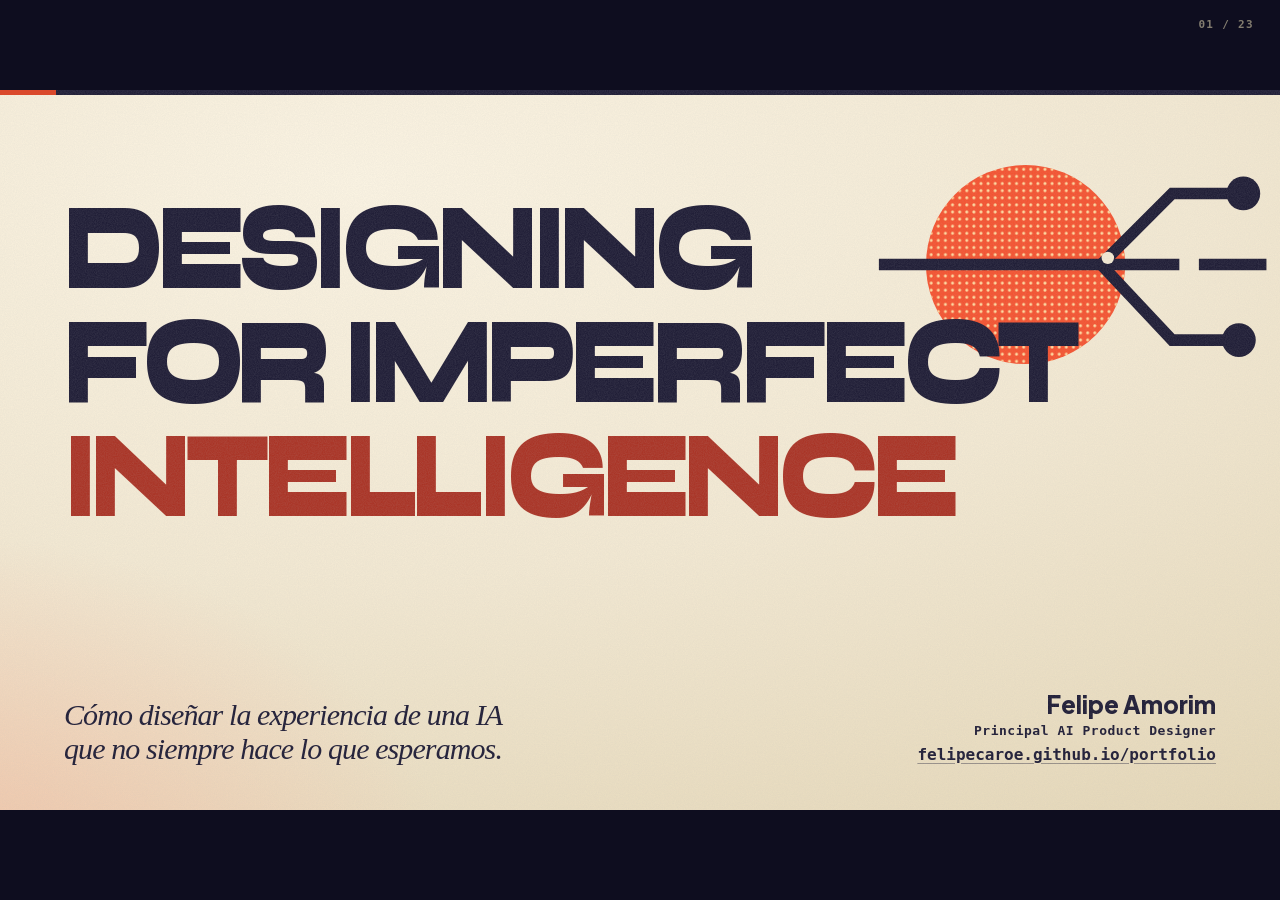
<file: index.html>
<!DOCTYPE html>
<html lang="es">
<head>
<meta charset="UTF-8">
<meta name="viewport" content="width=device-width, initial-scale=1.0">
<meta name="robots" content="noindex, nofollow">
<title>Designing for Imperfect Intelligence · Felipe Caroé Amorim</title>
<link rel="stylesheet" href="fonts.css">
<link rel="stylesheet" href="deck.css">
</head>
<body>
<div class="deck"><div class="stage" id="stage">

<!-- 01 -->
<section class="slide " id="cover">
  <h1 lang="en"><span>Designing</span><span>for Imperfect</span><span>Intelligence</span></h1>
<svg class="branch ill" viewBox="-10 20 450 270" fill="none"><defs><pattern id="bd1" width="8" height="8" patternUnits="userSpaceOnUse"><circle cx="4.0" cy="4.0" r="1.7" fill="#ffd9a0"/><animateTransform attributeName="patternTransform" type="translate" from="0 0" to="8 8" dur="0.7s" repeatCount="indefinite"/></pattern></defs><circle cx="165" cy="150" r="112" fill="#f45432"/><circle cx="165" cy="150" r="112" fill="url(#bd1)"/><g stroke="#201e37" stroke-width="13" stroke-linejoin="miter"><path d="M0 150H338"/><path d="M360 150H436" class="brk"/><path d="M250 150L330 70H400"/><path d="M250 150L330 235H395"/></g><circle cx="410" cy="70" r="19" fill="#201e37" class="end e1"/><circle cx="405" cy="235" r="19" fill="#201e37" class="end e2"/><circle r="7" fill="#f2e8d2" opacity="0"><animateMotion id="ba1" dur="1.7s" begin="0.3s;bc1.end+0.6s" path="M0 150H250L330 70H410"/><set attributeName="opacity" to="1" begin="ba1.begin" end="ba1.end"/></circle><circle r="7" fill="#f2e8d2" opacity="0"><animateMotion id="bb1" dur="1.7s" begin="ba1.end+0.5s" path="M0 150H250L330 235H405"/><set attributeName="opacity" to="1" begin="bb1.begin" end="bb1.end"/></circle><circle r="7" fill="#ffa189" opacity="0"><animateMotion id="bc1" dur="1.5s" begin="bb1.end+0.5s" path="M0 150H338"/><set attributeName="opacity" to="1" begin="bc1.begin" end="bc1.end"/></circle></svg>
  <footer><p class="cue">Cómo diseñar la experiencia de una IA<br>que no siempre hace lo que esperamos.</p><div class="who"><strong>Felipe Amorim</strong><span>Principal AI Product Designer</span><a class="portfolio-link" href="https://felipecaroe.github.io/portfolio/?utm_source=arcasiles&amp;utm_medium=referral&amp;utm_campaign=imperfect_intelligence&amp;utm_content=cover" target="_blank" rel="noopener noreferrer"><span class="portfolio-url">felipecaroe.github.io/portfolio</span><span class="portfolio-mobile-label">Portfolio</span></a></div></footer>
  <aside class="notes" data-time="0:00" data-dur="0:30" data-idea="Vengo a hablar de diseñar la IA, y de por qué este momento ya lo hemos vivido.">
<p>Título en pantalla mientras te presentan. Una frase: «Raúl os ha hablado de lo que aporta el diseño cuando la IA puede con casi todo. Yo vengo a enseñaros el trabajo de diseñar la propia IA».</p>
    <p>No expliques el dibujo de fondo: una línea que entra y varias que salen. Volverá solo.</p>
  </aside>
</section>

<!-- 02 -->
<section class="slide " id="personas">
  <p class="label">Desde dónde hablo</p>
  <h2 class="bill b1" style="margin-top:18px;">Para quien<br>usa la IA.</h2>
  <p class="cue" style="margin-top:24px;max-width:670px;">Cuando algo falla, lo primero que ve la persona es la pantalla.</p>
  <aside class="notes" data-time="0:30" data-dur="0:30" data-idea="Quien usa una IA se encuentra con una sola experiencia: la que le da la interfaz.">
    <p>Imagina a alguien que abre un asistente de IA por primera vez desde el móvil. Solo quiere resolver una duda.</p>
    <p>Si algo falla, no tiene por qué averiguar si ha fallado el modelo, la conexión o la aplicación. Quiere saber qué ha pasado y qué puede hacer.</p>
    <p>Y enlaza: «Antes de hablar de cómo diseñamos eso, os llevo a 1968».</p>
  </aside>
</section>

<!-- 03 -->
<section class="slide chap" id="ch1">
  <figure class="plate ht"><img data-src="assets/history/teletype.jpg" alt=""><span class="cr">Foto: PantheraLeo1359531, CC BY 4.0</span></figure>
  <p class="label" style="margin-bottom:22px;">Capítulo 1: Historia de la interfaz</p>
  <h2 class="bill b1">Ya hemos<br>estado aquí.</h2>
  <p class="cue" style="margin-top:28px;max-width:500px;">Hubo un tiempo en que hablar con un ordenador era teclear órdenes en una máquina como esta.</p>
  <figure class="chph"><span class="sun"></span><div class="ht"><img data-src="assets/history/teletype.jpg" alt="Teletipo Model 33"><span class="cr">Foto: PantheraLeo1359531, CC BY 4.0</span></div><div class="tty"><i style="left:179px;top:141px;--i:0"></i><i style="left:162px;top:141px;--i:1"></i><i style="left:71px;top:157px;--i:2"></i><i style="left:109px;top:141px;--i:3"></i><i style="left:138px;top:171px;--i:4"></i><i style="left:106px;top:157px;--i:5"></i><i style="left:215px;top:141px;--i:6"></i><i style="left:54px;top:157px;--i:7"></i><b>&gt; LIST FILES</b></div><figcaption><strong>Teletype Model 33, 1963</strong></figcaption></figure>
  <aside class="notes" data-time="1:00" data-dur="0:10" data-idea="Ya hubo un momento en que cambiar la interfaz lo cambió todo.">
    <p>Solo el título. «Antes de hablar de cómo diseñamos eso, os llevo a 1968. Así se hablaba entonces con un ordenador: tecleando en esto».</p>
  </aside>
</section>

<!-- 04 -->
<section class="slide " id="h1">
  <div class="hist">
    <header>
      <p class="label">9 dic 1968, San Francisco</p>
      <p class="yr">1968</p>
      <h2 class="bill b5" style="margin-top:22px;">La madre de<br>todas las demos.</h2>
      <p class="cue s" style="margin-top:22px;">Un ratón, ventanas, hipertexto y dos personas editando el mismo documento a distancia.</p>
    </header>
    <figure><div class="cut"><span class="sun"></span><span class="clk" style="left:79%;top:71%"></span><div class="ht"><img data-src="assets/history/engelbart-1968.jpg" alt="Douglas Engelbart ensayando la demo de 1968"><span class="cr" style="left:16%">Foto: SRI International, CC BY-SA 3.0</span></div></div>
      <figcaption><strong>Engelbart ensaya la demo</strong></figcaption></figure>
    <figure><div class="mz" style="margin-top:66px;"><div class="ht fit" style="height:300px;"><img data-src="assets/history/first-mouse-sri.jpg" alt="El primer ratón, de madera"><span class="cr dk">Foto: SRI International, CC BY-SA 3.0</span></div><span class="clk" style="left:49%;top:35%"></span><em style="left:49%;top:35%">clic</em></div>
      <figcaption style="margin-top:76px;"><strong>El primer ratón, de madera</strong></figcaption></figure>
  </div>
  <aside class="notes" data-time="1:10" data-dur="1:20" data-idea="Ya hubo una generación que tuvo que inventar cómo se habla con una máquina.">
<p>Baja el ritmo. Esto es una historia, cuéntala como tal.</p>
    <p>Diciembre de 1968. Un ingeniero llamado Douglas Engelbart sube a un escenario en San Francisco y durante noventa minutos enseña cosas que nadie en la sala había visto: un ratón, ventanas, enlaces entre documentos, dos personas escribiendo a la vez en el mismo texto, una videollamada.</p>
    <p>La gente que le escuchaba trabajaba tecleando órdenes. Para ellos aquello era ciencia ficción con una caja de madera en la mano.</p>
    <p>La pregunta de Engelbart era la nuestra: cómo hacemos que una persona normal pueda trabajar con una máquina muy capaz.</p>
    <p class="src">Fall Joint Computer Conference, Civic Auditorium de San Francisco, 9 dic 1968, unos 90 minutos. Se la conoce como «The Mother of All Demos». No des cifra de público: las fuentes dicen 1.000 o 2.000. Verificado el 25 nov; fuentes en research/history-and-methods.md.</p>
  </aside>
</section>

<!-- 05 -->
<section class="slide " id="h2">
  <p class="label">De la terminal a la ventana</p>
  <h2 class="bill b3" style="margin-top:14px;">De la demo al Macintosh <em>pasaron dieciséis años.</em></h2>
  <div class="tl3 seq">
    <figure><p class="yr">1973</p><div class="ht"><img data-src="assets/history/alto.jpg" alt="Xerox Alto"><span class="cr">Foto: Michael Hicks, CC BY 2.0</span></div><figcaption><strong>Xerox Alto</strong><small>El primero pensado alrededor de una interfaz gráfica</small></figcaption></figure>
    <figure><p class="yr">1981</p><div class="ht"><img data-src="assets/history/star.jpg" alt="Xerox Star" style="object-position:center 30%"><span class="cr">Foto: vonguard, CC BY-SA 2.0</span></div><figcaption><strong>Xerox Star</strong><small>El primero que salió a la venta, y casi nadie lo compró</small></figcaption></figure>
    <figure><p class="yr">1984</p><div class="ht"><img data-src="assets/history/macintosh.jpg" alt="Macintosh 128K" style="object-position:center 35%"><span class="cr">Foto: Bernard Gotfryd, Library of Congress</span></div><figcaption><strong>Macintosh</strong><small>Ventanas, iconos, menús y puntero para todos</small></figcaption></figure>
  </div>
  <aside class="notes" data-time="2:30" data-dur="0:55" data-idea="Inventar una interfaz nueva lleva años y lo hacen diseñadores probando con personas.">
<p>Los hitos entran de uno en uno. No leas las fechas: cuenta el recorrido.</p>
    <p>En Xerox PARC cogen aquellas ideas y en 1973 construyen el Alto. Ocho años después lo intentan vender como Star, y fracasa. Apple lo ve, lo simplifica, y en 1984 llega el Macintosh.</p>
    <p>Dieciséis años. Y en medio, un trabajo que hoy nos suena: prototipos, pruebas con gente, decisiones sobre cosas que no tenían nombre. Alguien tuvo que decidir que los documentos serían iconos y que se arrastrarían.</p>
    <p>A esa manera de interactuar la llamamos WIMP: ventanas, iconos, menús, puntero. Llevamos cuarenta años viviendo dentro de ella.</p>
    <p class="src">Alto 1973, Star 8010 1981, Lisa 1983, Macintosh enero de 1984. Verificado el 25 nov; fuentes en research/history-and-methods.md.</p>
  </aside>
</section>

<!-- 06 -->
<section class="slide " id="mom">
  <div class="copy"><h2 class="bill" style="font-size:62px;">Mi madre<br>podía usarlo.</h2><p class="cue l r" style="margin-top:24px;">Con práctica.</p></div>
  <figure><i></i><span class="scr"><svg class="ptr" viewBox="0 0 24 24"><path d="M4 2v18l5-5 3.5 7 3-1.4-3.4-7H19z" fill="#201e37" stroke="#f2e8d2" stroke-width="1.5" stroke-linejoin="round"/></svg></span><span class="clk" style="left:651px;top:387px"></span><img data-src="assets/poster/first-computer.png" alt="Ilustración de una mujer usando un ordenador personal con ratón"></figure>
  <p class="foot"><span>Escena ilustrativa</span></p>
  <aside class="notes" data-time="3:25" data-dur="0:35" data-idea="Cambiar la interfaz cambió quién podía usar un ordenador.">
    <p>«Mi madre podía usarlo. Con práctica. Tenía que aprender a guardar un archivo y luego encontrarlo. Si lo movía a la carpeta equivocada, podía verlo y arreglarlo. Eso le daba confianza para probar».</p>
    <p>Pausa tras «Con práctica». Eso es lo que consiguió aquella generación de diseñadores: que la máquina dejara de ser cosa de especialistas.</p>
    <p class="src">Texto de tu deck anterior (poster-show). La imagen es una ilustración generada, etiquetada como escena ilustrativa.</p>
  </aside>
</section>

<!-- 07 -->
<section class="slide " id="h3" data-g="ink">
  <p class="label" style="margin-bottom:26px;">Tres maneras de hablar con una máquina</p>
  <div class="pg seq">
    <div><svg viewBox="0 0 120 120" fill="none" stroke="currentColor" stroke-width="5" stroke-linejoin="round"><path d="M30 34h52l14 14v50H30z" opacity=".35"/><path d="M22 26h52l14 14v50H22z" opacity=".65"/><path d="M14 18h52l14 14v50H14z" fill="var(--bgc)"/><g fill="currentColor" stroke="none"><rect x="24" y="42" width="6" height="10"/><rect x="38" y="42" width="6" height="10"/><rect x="52" y="56" width="6" height="10"/><rect x="24" y="60" width="6" height="10"/><rect x="62" y="42" width="6" height="10"/></g></svg>
      <i>Lotes</i><b>Desde 1945</b><span>Le dejas el trabajo y vuelves a por el resultado.</span></div>
    <div><svg viewBox="0 0 120 120" fill="none" stroke="currentColor" stroke-width="5" stroke-linejoin="round" stroke-linecap="round"><rect x="10" y="18" width="92" height="70"/><path d="M10 34h92"/><path d="M24 50l12 9-12 9M44 68h18"/><path d="M78 62v44l11-11 8 17 9-4-8-17h15z" fill="var(--bgc)"/></svg>
      <i>Comandos</i><b>Desde 1964</b><span>Le dices cómo hacerlo paso a paso, primero tecleando y después con el ratón.</span></div>
    <div class="hot"><svg viewBox="0 0 120 120" fill="none" stroke="currentColor" stroke-width="5" stroke-linejoin="round" stroke-linecap="round"><path d="M12 20h96v62H58L36 104V82H12z"/><path d="M60 34c2 12 6 16 18 18-12 2-16 6-18 18-2-12-6-16-18-18 12-2 16-6 18-18z" fill="currentColor"/></svg>
      <i>Intención</i><b>Ahora</b><span>Le dices qué quieres y ella decide cómo hacerlo.</span></div>
  </div>
  <p class="foot"><span>Jakob Nielsen, «AI: First New UI Paradigm in 60 Years», 2023</span></p>
  <aside class="notes" data-time="4:00" data-dur="0:55" data-idea="Pasar de decir cómo a decir qué es un cambio de paradigma, y nos ha tocado a nosotros.">
<p>Jakob Nielsen lo escribió en 2023: la IA es el primer paradigma de interacción nuevo en sesenta años.</p>
    <p>Primero dejabas un trabajo y volvías al día siguiente. Luego llegaron los comandos: tú le dices a la máquina cómo hacerlo, paso a paso. La línea de comandos y la interfaz gráfica son eso mismo, con teclado o con ratón.</p>
    <p>Y ahora la tercera: le dices lo que quieres y ella decide cómo. Eso cambia quién tiene el control.</p>
    <p>La frase va sola en la diapositiva siguiente.</p>
    <p class="src">Jakob Nielsen, «AI: First New UI Paradigm in 60 Years», 18 jun 2023: batch processing, command-based interaction, intent-based outcome specification. Verificado el 25 nov.</p>
  </aside>
</section>

<!-- 08 -->
<section class="slide " id="h3b" data-g="ink">
  <h2 class="bill b1">Esta vez nos toca a nosotros.</h2>
  <aside class="notes" data-time="4:55" data-dur="0:15" data-idea="Pasar de decir cómo a decir qué es un cambio de paradigma, y nos ha tocado a nosotros.">
    <p>Di la frase y para: «Nos toca otra vez». Los que estamos en esta sala somos, nos guste o no, la gente de Xerox PARC de este cambio.</p>
  </aside>
</section>

<!-- 09 -->
<section class="slide chap" id="ch2" data-g="ink">
  <figure class="plate ht"><img data-src="assets/plates/eniac.jpg" alt=""><span class="cr">Foto: U.S. Army, dominio público</span></figure>
  <p class="label" style="margin-bottom:22px;">Capítulo 2: Diseñar con incertidumbre</p>
  <h2 class="bill b1">Qué cambia<br>y qué no.</h2>
<svg class="ill" viewBox="0 0 440 420" fill="none"><defs><pattern id="id" width="7" height="7" patternUnits="userSpaceOnUse"><circle cx="3.5" cy="3.5" r="1.4" fill="#4f9a3a"/><animateTransform attributeName="patternTransform" type="translate" from="0 0" to="7 7" dur="0.7s" repeatCount="indefinite"/></pattern><mask id="im"><circle cx="205" cy="212" r="182" fill="#fff"/><rect x="262" y="20" width="180" height="118" fill="#000"/></mask></defs><g mask="url(#im)"><g stroke="#b9ed9a" stroke-width="27" class="wv"><path d="M-220 40 q55 -34 110 0 t110 0 q55 -34 110 0 t110 0 q55 -34 110 0 t110 0 q55 -34 110 0 t110 0" /><path d="M-220 90 q55 -34 110 0 t110 0 q55 -34 110 0 t110 0 q55 -34 110 0 t110 0 q55 -34 110 0 t110 0" /><path d="M-220 140 q55 -34 110 0 t110 0 q55 -34 110 0 t110 0 q55 -34 110 0 t110 0 q55 -34 110 0 t110 0" /><path d="M-220 190 q55 -34 110 0 t110 0 q55 -34 110 0 t110 0 q55 -34 110 0 t110 0 q55 -34 110 0 t110 0" /><path d="M-220 240 q55 -34 110 0 t110 0 q55 -34 110 0 t110 0 q55 -34 110 0 t110 0 q55 -34 110 0 t110 0" /><path d="M-220 290 q55 -34 110 0 t110 0 q55 -34 110 0 t110 0 q55 -34 110 0 t110 0 q55 -34 110 0 t110 0" /><path d="M-220 340 q55 -34 110 0 t110 0 q55 -34 110 0 t110 0 q55 -34 110 0 t110 0 q55 -34 110 0 t110 0" /><path d="M-220 390 q55 -34 110 0 t110 0 q55 -34 110 0 t110 0 q55 -34 110 0 t110 0 q55 -34 110 0 t110 0" /></g><g stroke="url(#id)" stroke-width="27" class="wv"><path d="M-220 40 q55 -34 110 0 t110 0 q55 -34 110 0 t110 0 q55 -34 110 0 t110 0 q55 -34 110 0 t110 0" /><path d="M-220 90 q55 -34 110 0 t110 0 q55 -34 110 0 t110 0 q55 -34 110 0 t110 0 q55 -34 110 0 t110 0" /><path d="M-220 140 q55 -34 110 0 t110 0 q55 -34 110 0 t110 0 q55 -34 110 0 t110 0 q55 -34 110 0 t110 0" /><path d="M-220 190 q55 -34 110 0 t110 0 q55 -34 110 0 t110 0 q55 -34 110 0 t110 0 q55 -34 110 0 t110 0" /><path d="M-220 240 q55 -34 110 0 t110 0 q55 -34 110 0 t110 0 q55 -34 110 0 t110 0 q55 -34 110 0 t110 0" /><path d="M-220 290 q55 -34 110 0 t110 0 q55 -34 110 0 t110 0 q55 -34 110 0 t110 0 q55 -34 110 0 t110 0" /><path d="M-220 340 q55 -34 110 0 t110 0 q55 -34 110 0 t110 0 q55 -34 110 0 t110 0 q55 -34 110 0 t110 0" /><path d="M-220 390 q55 -34 110 0 t110 0 q55 -34 110 0 t110 0 q55 -34 110 0 t110 0 q55 -34 110 0 t110 0" /></g></g><path d="M0 156H212V286H372" stroke="#f7f2df" stroke-width="20"/><circle cx="386" cy="286" r="19" fill="#b9ed9a" class="wend"/><circle r="6" fill="#201e37" opacity="0"><animateMotion id="ir" dur="2.6s" begin="0.5s;ir.end+1s" path="M0 156H212V286H372"/><set attributeName="opacity" to="1" begin="ir.begin" end="ir.end"/></circle></svg>
  <aside class="notes" data-time="5:10" data-dur="0:10" data-idea="Lo nuevo es el material; lo de siempre es la persona.">
    <p>Solo el título. «Dos cosas: qué tiene de nuevo este material, y qué sigue siendo igual que en 1968».</p>
  </aside>
</section>

<!-- 10 -->
<section class="slide " id="x3">
  <p class="label" style="margin-bottom:24px;">Mi trabajo de cada día</p>
  <h2 class="bill b1">Diseño la experiencia<br>de la <em>propia IA.</em></h2>
  <a class="portfolio-link" href="https://felipecaroe.github.io/portfolio/work.html?utm_source=arcasiles&amp;utm_medium=referral&amp;utm_campaign=imperfect_intelligence&amp;utm_content=design_work" target="_blank" rel="noopener noreferrer">Ver proyectos</a>
  <aside class="notes" data-time="5:20" data-dur="0:30" data-idea="Mi trabajo es diseñar qué vive la persona cuando la IA se comporta de una forma inesperada.">
    <p>Di la frase y deja dos segundos.</p>
    <p>Diseñar esa experiencia también es decidir qué ve la persona si una respuesta tarda, si hay dudas o si la IA no puede hacer lo que se le pide.</p>
  </aside>
</section>

<!-- 11 -->
<section class="slide " id="x4">
  <div class="split">
    <div><p class="label">Software convencional</p><h2 class="bill b3" style="margin-top:14px;">Determinista.</h2>
      <p class="cue" style="margin-top:14px;">Puedo enumerar todos los estados.</p>
      <svg viewBox="0 0 520 170" fill="none" stroke="#201e37" stroke-width="3" stroke-linecap="round"><path d="M10 85H170"/><path d="M170 85C240 85 250 30 330 30H510"/><path d="M170 85H510"/><path d="M170 85C240 85 250 140 330 140H510"/><circle cx="170" cy="85" r="7" fill="#201e37"/><circle cx="510" cy="30" r="6" fill="#201e37"/><circle cx="510" cy="85" r="6" fill="#201e37"/><circle cx="510" cy="140" r="6" fill="#201e37"/><circle r="8" fill="#aa3527" opacity="0"><animateMotion id="dm0" dur="1.5s" begin="0s;dm2.end+0.5s" path="M170 85C240 85 250 30 330 30H510"/><set attributeName="opacity" to="1" begin="dm0.begin" end="dm0.end"/></circle><circle r="8" fill="#aa3527" opacity="0"><animateMotion id="dm1" dur="1.5s" begin="dm0.end+0.5s" path="M170 85H510"/><set attributeName="opacity" to="1" begin="dm1.begin" end="dm1.end"/></circle><circle r="8" fill="#aa3527" opacity="0"><animateMotion id="dm2" dur="1.5s" begin="dm1.end+0.5s" path="M170 85C240 85 250 140 330 140H510"/><set attributeName="opacity" to="1" begin="dm2.begin" end="dm2.end"/></circle></svg></div>
    <div><p class="label">Producto con IA generativa</p><h2 class="bill b3" style="margin-top:14px;color:var(--red);">Probabilístico.</h2>
      <p class="cue" style="margin-top:14px;">No puedo enumerar todas las respuestas.</p>
      <svg class="fanl" viewBox="0 -30 520 230" fill="none" stroke-linecap="round" style="height:230px;margin-top:4px;"><path d="M10 85H150" stroke="#201e37" stroke-width="3"/><g stroke="#aa3527" stroke-width="1.8"><path d="M150 85C270 85 330 -9 512 -22" style="--i:7"/><path d="M150 85C267 85 326 2 512 -9" style="--i:2"/><path d="M150 85C265 85 322 13 512 3" style="--i:13"/><path d="M150 85C262 85 319 24 512 16" style="--i:9"/><path d="M150 85C260 85 315 35 512 28" style="--i:0"/><path d="M150 85C258 85 312 46 512 41" style="--i:16"/><path d="M150 85C255 85 308 57 512 54" style="--i:5"/><path d="M150 85C253 85 305 68 512 66" style="--i:11"/><path d="M150 85C251 85 301 80 512 79" style="--i:3"/><path d="M150 85C251 85 301 91 512 91" style="--i:15"/><path d="M150 85C253 85 305 102 512 104" style="--i:8"/><path d="M150 85C255 85 308 113 512 117" style="--i:1"/><path d="M150 85C258 85 312 124 512 129" style="--i:12"/><path d="M150 85C260 85 315 135 512 142" style="--i:6"/><path d="M150 85C262 85 319 146 512 154" style="--i:17"/><path d="M150 85C265 85 322 157 512 167" style="--i:10"/><path d="M150 85C267 85 326 168 512 180" style="--i:4"/><path d="M150 85C270 85 330 179 512 192" style="--i:14"/></g><circle cx="150" cy="85" r="7" fill="#201e37"/></svg></div>
  </div>
  <aside class="notes" data-time="5:50" data-dur="0:55" data-idea="Lo nuevo es que el material es probabilístico: ya no veo la respuesta antes que la persona.">
<p>Cuidado con los absolutos, que en esta sala hay ingenieros. El software de siempre también falla. Y un producto con IA puede tener una interfaz tan fija como cualquier otra.</p>
    <p>La diferencia para diseñar: antes era determinista, podía enumerar los estados y dibujarlos todos. Ahora es probabilístico: hay una parte de la pantalla que se escribe sola cada vez.</p>
    <p>Pasamos de diseñar resultados a diseñar las condiciones en que ocurren.</p>
    <p class="src">Argumento propio. Sin cifras.</p>
  </aside>
</section>

<!-- 12 -->
<section class="slide " id="x5" data-g="ink">
  <p class="label" style="margin-bottom:22px;">Cinco maneras de no ser perfecta</p>
  <div class="words seq">
    <div>Lenta <span>segundos, minutos o una tarde entera</span></div>
    <div>Dudosa <span>no sabe si lo que afirma es cierto</span></div>
    <div>Variable <span>la misma pregunta, otra respuesta</span></div>
    <div>Equivocada <span>y lo dice con total seguridad</span></div>
    <div>Incapaz <span>hay cosas que no puede hacer</span></div>
  </div>
  <aside class="notes" data-time="6:45" data-dur="0:45" data-idea="La imperfección tiene formas distintas y cada una pide un diseño distinto.">
<p>Las palabras entran solas. Una tarea tarda más de lo previsto. Una fuente no se puede comprobar. La misma pregunta recibe dos respuestas distintas. Una respuesta contiene un error. Y hay peticiones que el sistema no puede atender.</p>
    <p>Cierra: «Casi todo lo que diseño ocurre en estas cinco palabras, y casi nada en la demo perfecta».</p>
  </aside>
</section>

<!-- 13 -->
<section class="slide " id="x6">
  <h2 class="bill b3" style="margin-top:14px;">Tres zonas de responsabilidad.</h2>
  <div class="zn seq">
    <div class="lc-c"><span class="zi"><svg viewBox="0 0 120 120" fill="none" stroke="currentColor" stroke-width="6" stroke-linecap="round"><path d="M22 36h76M22 60h76M22 84h76"/><circle class="kn k1" cx="46" cy="36" r="10" fill="var(--paper)"/><circle class="kn k2" cx="78" cy="60" r="10" fill="var(--paper)"/><circle class="kn k3" cx="38" cy="84" r="10" fill="var(--paper)"/></svg></span><h3>Controlamos</h3><p>Estados, errores, permisos y qué se conserva.</p></div>
    <div class="lc-i"><span class="zi"><svg viewBox="0 0 120 120" fill="none" stroke="currentColor" stroke-width="6" stroke-linecap="round" stroke-linejoin="round"><g class="nudge"><path d="M18 92c24-4 40-18 52-44"/><path d="M52 44l22-4 4 22"/></g><path d="M18 92h84" stroke-dasharray="2 12"/></svg></span><h3>Influimos</h3><p>Instrucciones, contexto y cuándo pregunta.</p></div>
    <div class="lc-n"><span class="zi"><svg viewBox="0 0 120 120" fill="none" stroke="currentColor" stroke-width="6" stroke-linejoin="round"><g class="dice"><rect x="22" y="22" width="76" height="76" rx="12"/><g fill="currentColor" stroke="none" class="pips"><circle cx="44" cy="42" r="6"/><circle cx="60" cy="60" r="6"/><circle cx="76" cy="78" r="6"/><circle cx="78" cy="46" r="6"/><circle cx="42" cy="74" r="6"/></g></g></svg></span><h3>No predecimos</h3><p>Qué va a responder, cuánto va a tardar y qué quería la persona.</p></div>
  </div>
  <aside class="notes" data-time="7:30" data-dur="1:00" data-idea="El trabajo es saber en cuál de las tres zonas está cada decisión.">
<p>Verde, lo que diseñamos directamente; violeta, lo que solo podemos empujar; ámbar, lo que hay que encajar porque no se puede prever.</p>
    <p>El error típico es tratar la zona ámbar como si fuera verde: prometer un tiempo o un resultado que nadie controla.</p>
    <p>Y el contrario: dar por perdida la zona verde porque «la IA es impredecible». Los estados, los permisos y lo que se conserva siguen siendo nuestros.</p>
  </aside>
</section>

<!-- 14 -->
<section class="slide " id="hf">
  <p class="label">Lo que no ha cambiado</p>
  <h2 class="bill b3" style="margin-top:14px;">La máquina es nueva, <em>pero la persona es la misma.</em></h2>
  <div class="hfl seq">
    <div><i>1952</i><b>Hick</b><span>Cuantas más opciones, más tarda en decidir.</span></div>
    <div><i>1954</i><b>Fitts</b><span>Lo grande y cercano se acierta antes.</span></div>
    <div><i>1956</i><b>Miller</b><span>La memoria de trabajo es corta.</span></div>
    <div><i>1988</i><b>Norman</b><span>El sistema tiene que decir qué ha hecho.</span></div>
    <div><i>1994</i><b>Nielsen</b><span>Diez heurísticas; la primera pide que se vea el estado del sistema.</span></div>
    <div><i>2019</i><b>Amershi y otros</b><span>18 guías para IA, con un grupo dedicado a cuando se equivoca.</span></div>
  </div>
  <a class="portfolio-link" href="https://felipecaroe.github.io/portfolio/talks/designing-for-imperfect-intelligence.html?utm_source=arcasiles&amp;utm_medium=referral&amp;utm_campaign=imperfect_intelligence&amp;utm_content=ux_foundations" target="_blank" rel="noopener noreferrer">Resumen de la charla</a>
  <aside class="notes" data-time="8:30" data-dur="1:10" data-idea="Los fundamentos de UX y los factores humanos siguen siendo la base, también con IA.">
<p>La gente que hizo funcionar la interfaz gráfica no partía de cero: se apoyaba en lo que ya se sabía de las personas. Hick y Fitts son de los años cincuenta, de antes de que hubiera pantallas.</p>
    <p>Nuestra atención, nuestra memoria y nuestra paciencia son las de entonces. Lo que ha cambiado es el material.</p>
    <p>Así que tengo dos trabajos a la vez. Uno es nuevo: métodos para un material probabilístico. El otro es el de siempre: heurísticas, leyes, factores humanos.</p>
    <p>Enlaza con el método: «¿Cómo llevamos estos principios al trabajo de cada día?»</p>
    <p class="src">Hick 1952; Fitts 1954; Miller, «The Magical Number Seven», 1956; Norman, «The Design of Everyday Things», 1988; Nielsen, 10 heurísticas, 1994; Amershi et al., «Guidelines for Human-AI Interaction», CHI 2019 (Microsoft). Verificado el 25 nov.</p>
  </aside>
</section>

<!-- 15 -->
<section class="slide chap" id="ch3">
  <figure class="plate ht"><img data-src="assets/plates/mission-control.jpg" alt=""><span class="cr">Foto: NASA, dominio público</span></figure>
  <p class="label" style="margin-bottom:22px;">Capítulo 3: Métodos de diseño</p>
  <h2 class="bill b1">Tres<br>métodos.</h2>
<svg class="ill" viewBox="-10 -10 620 320" fill="none"><defs><pattern id="cd" width="8" height="8" patternUnits="userSpaceOnUse"><circle cx="4.0" cy="4.0" r="1.3" fill="#2b1e3c"/><animateTransform attributeName="patternTransform" type="translate" from="0 0" to="8 8" dur="0.7s" repeatCount="indefinite"/></pattern></defs><circle cx="300" cy="150" r="142" fill="#ff6957"/><circle cx="300" cy="150" r="142" fill="url(#cd)" opacity=".5"/><g stroke="#2b1e3c" stroke-width="21" stroke-linejoin="miter"><path d="M0 150H232"/><path d="M368 150H560"/><path d="M170 150L225 76H375L430 150"/><path d="M170 150L225 224H375L430 150"/></g><circle cx="566" cy="150" r="27" fill="#2b1e3c"/><rect x="232" y="127" width="62" height="46" fill="#f7eed8" class="blk b1"/><rect x="306" y="127" width="62" height="46" fill="#f7eed8" class="blk b2"/><circle r="8" fill="#f7eed8" opacity="0"><animateMotion id="rc" dur="4.4s" begin="0.6s;rc.end+0.8s" path="M0 150H226H170L225 224H375L430 150H566"/><set attributeName="opacity" to="1" begin="rc.begin" end="rc.end"/></circle></svg>
  <aside class="notes" data-time="9:40" data-dur="0:10" data-idea="Tres herramientas para diseñar con incertidumbre.">
    <p>Solo el título. «Tres herramientas, y ninguna la he inventado yo».</p>
  </aside>
</section>

<!-- 16 -->
<section class="slide " id="me2" data-g="ink">
  <p class="label">Método 1: Pre-mortem - Gary Klein, 2007</p>
  <h2 class="bill b4" style="margin-top:14px;">Imagina que ya ha fallado.</h2>
  <p class="cue s" style="margin-top:12px;max-width:980px;">Antes de lanzar, das el fracaso por hecho y escribes por qué. Si se lo pides a un modelo, la lista llega mucho más lejos que tu imaginación.</p>
  <div class="pmh"><span>1. Un encargo</span><span>2. Cien respuestas malas</span><span>3. Pocos modos de fallo</span><span>4. Una salida para cada uno</span></div>
  <svg class="pm" viewBox="0 0 1150 300" fill="none" stroke-linecap="round"><circle cx="46" cy="150" r="24" stroke="#f2e8d2" stroke-width="2.5"/><text x="46" y="159" text-anchor="middle" class="pm-q">?</text><g stroke="#ffa189" stroke-width="1.6"><path d="M70 150C230 150 300 21 470 21" opacity="0.55"/><circle cx="474" cy="21" r="3.5" fill="#ffa189" stroke="none"/><path d="M70 150C230 150 300 31 470 31" opacity="0.63"/><circle cx="474" cy="31" r="3.5" fill="#ffa189" stroke="none"/><path d="M70 150C230 150 300 41 470 41" opacity="0.71"/><circle cx="474" cy="41" r="3.5" fill="#ffa189" stroke="none"/><path d="M70 150C230 150 300 51 470 51" opacity="0.55"/><circle cx="474" cy="51" r="3.5" fill="#ffa189" stroke="none"/><path d="M70 150C230 150 300 61 470 61" opacity="0.63"/><circle cx="474" cy="61" r="3.5" fill="#ffa189" stroke="none"/><path d="M70 150C230 150 300 71 470 71" opacity="0.71"/><circle cx="474" cy="71" r="3.5" fill="#ffa189" stroke="none"/><path d="M70 150C230 150 300 91 470 91" opacity="0.55"/><circle cx="474" cy="91" r="3.5" fill="#ffa189" stroke="none"/><path d="M70 150C230 150 300 101 470 101" opacity="0.63"/><circle cx="474" cy="101" r="3.5" fill="#ffa189" stroke="none"/><path d="M70 150C230 150 300 111 470 111" opacity="0.71"/><circle cx="474" cy="111" r="3.5" fill="#ffa189" stroke="none"/><path d="M70 150C230 150 300 121 470 121" opacity="0.55"/><circle cx="474" cy="121" r="3.5" fill="#ffa189" stroke="none"/><path d="M70 150C230 150 300 131 470 131" opacity="0.63"/><circle cx="474" cy="131" r="3.5" fill="#ffa189" stroke="none"/><path d="M70 150C230 150 300 141 470 141" opacity="0.71"/><circle cx="474" cy="141" r="3.5" fill="#ffa189" stroke="none"/><path d="M70 150C230 150 300 161 470 161" opacity="0.55"/><circle cx="474" cy="161" r="3.5" fill="#ffa189" stroke="none"/><path d="M70 150C230 150 300 171 470 171" opacity="0.63"/><circle cx="474" cy="171" r="3.5" fill="#ffa189" stroke="none"/><path d="M70 150C230 150 300 181 470 181" opacity="0.71"/><circle cx="474" cy="181" r="3.5" fill="#ffa189" stroke="none"/><path d="M70 150C230 150 300 191 470 191" opacity="0.55"/><circle cx="474" cy="191" r="3.5" fill="#ffa189" stroke="none"/><path d="M70 150C230 150 300 201 470 201" opacity="0.63"/><circle cx="474" cy="201" r="3.5" fill="#ffa189" stroke="none"/><path d="M70 150C230 150 300 211 470 211" opacity="0.71"/><circle cx="474" cy="211" r="3.5" fill="#ffa189" stroke="none"/><path d="M70 150C230 150 300 231 470 231" opacity="0.55"/><circle cx="474" cy="231" r="3.5" fill="#ffa189" stroke="none"/><path d="M70 150C230 150 300 241 470 241" opacity="0.63"/><circle cx="474" cy="241" r="3.5" fill="#ffa189" stroke="none"/><path d="M70 150C230 150 300 251 470 251" opacity="0.71"/><circle cx="474" cy="251" r="3.5" fill="#ffa189" stroke="none"/><path d="M70 150C230 150 300 261 470 261" opacity="0.55"/><circle cx="474" cy="261" r="3.5" fill="#ffa189" stroke="none"/><path d="M70 150C230 150 300 271 470 271" opacity="0.63"/><circle cx="474" cy="271" r="3.5" fill="#ffa189" stroke="none"/><path d="M70 150C230 150 300 281 470 281" opacity="0.71"/><circle cx="474" cy="281" r="3.5" fill="#ffa189" stroke="none"/></g><path d="M490 20 h10 v52 h-10" stroke="#f2e8d2" stroke-width="2.5"/><text x="516" y="53" class="pm-g">Tarda</text><path d="M740 46 H820" stroke="#f2e8d2" stroke-width="2" stroke-dasharray="3 6"/><rect x="826" y="23" width="300" height="46" stroke="#ffa189" stroke-width="2"/><text x="842" y="52" class="pm-r">Lo admite y deja seguir</text><path d="M490 90 h10 v52 h-10" stroke="#f2e8d2" stroke-width="2.5"/><text x="516" y="123" class="pm-g">Llega a medias</text><path d="M740 116 H820" stroke="#f2e8d2" stroke-width="2" stroke-dasharray="3 6"/><rect x="826" y="93" width="300" height="46" stroke="#ffa189" stroke-width="2"/><text x="842" y="122" class="pm-r">Enseña lo que tiene</text><path d="M490 160 h10 v52 h-10" stroke="#f2e8d2" stroke-width="2.5"/><text x="516" y="193" class="pm-g">Se equivoca</text><path d="M740 186 H820" stroke="#f2e8d2" stroke-width="2" stroke-dasharray="3 6"/><rect x="826" y="163" width="300" height="46" stroke="#ffa189" stroke-width="2"/><text x="842" y="192" class="pm-r">Dice que no pudo comprobar</text><path d="M490 230 h10 v52 h-10" stroke="#f2e8d2" stroke-width="2.5"/><text x="516" y="263" class="pm-g">No puede</text><path d="M740 256 H820" stroke="#f2e8d2" stroke-width="2" stroke-dasharray="3 6"/><rect x="826" y="233" width="300" height="46" stroke="#ffa189" stroke-width="2"/><text x="842" y="262" class="pm-r">Un no con alternativas</text></svg>
  <aside class="notes" data-time="9:50" data-dur="1:25" data-idea="La misma IA que hace imprevisible el producto sirve para imaginar sus resultados antes de lanzarlo.">
<p>Ahora el método. Tres herramientas, y ninguna la he inventado yo. La primera es de un psicólogo, Gary Klein. Antes de empezar un proyecto reúnes al equipo y dices: «Ha pasado un año y esto ha sido un desastre. Escribid por qué». La gente encuentra riesgos que en una reunión normal no diría.</p>
    <p>Y aquí está lo nuevo. Con software determinista, el pre-mortem dependía de lo que se te ocurriera. Ahora el material es probabilístico, y tengo una máquina que genera variaciones sin cansarse.</p>
    <p>Imagina un asistente que transcribe notas de voz. Antes de dibujar, pide a un modelo que proponga fallos: el micrófono no tiene permiso, hay ruido o la grabación se corta. Decide qué debería pasar en cada caso.</p>
    <p>Así se juntan las dos mitades de la charla: uso la IA para imaginar los muchos resultados que una respuesta probabilística puede dar, y uso los fundamentos para decidir qué hacer con cada uno.</p>
    <p class="src">Gary Klein, «Performing a Project Premortem», Harvard Business Review, septiembre de 2007. Verificado el 25 nov. El ejemplo de transcripción es hipotético.</p>
  </aside>
</section>

<!-- 17 -->
<section class="slide " id="me1">
  <p class="label">Método 2: AMFE - Ingeniería de fiabilidad, 1949</p>
  <h2 class="bill b4" style="margin-top:14px;">La tabla de todo lo que puede fallar.</h2>
  <p class="cue s" style="margin-top:12px;">Antes de lanzar escribimos una fila por cada fallo, con lo que vive la persona y lo que hacemos.</p>
  <div class="fm seq">
    <div class="hd"><span>Modo de fallo</span><span>Qué vive la persona</span><span>Respuesta diseñada</span></div>
    <div><span>No se genera la imagen</span><span>Se queda sin resultado</span><span><b>Explica el fallo</b> y permite reintentar.</span></div>
    <div><span>La petición no se admite</span><span>No sabe qué puede pedir</span><span><b>Explica el límite</b> y ofrece una alternativa.</span></div>
    <div><span>Tarda más de lo normal</span><span>No sabe si sigue en marcha</span><span><b>Muestra el estado</b> sin prometer un plazo.</span></div>
    <div><span>Se pierde la conexión</span><span>Teme perder lo que escribió</span><span><b>Conserva el texto</b> y permite volver a intentarlo.</span></div>
  </div>
  <p class="foot"><span>Análisis modal de fallos y efectos: procedimiento militar de EE. UU., 1949, usado por la NASA en el programa Apolo</span></p>
  <aside class="notes" data-time="11:15" data-dur="1:10" data-idea="La tabla de fallos que escribimos antes de lanzar tiene setenta años y un nombre.">
<p>Los fallos que salen del pre-mortem van a una tabla.</p>
    <p>La segunda viene de la ingeniería de fiabilidad. AMFE, en inglés FMEA: una tabla con todo lo que puede fallar, qué efecto tiene y qué haces al respecto. La usó la NASA para ir a la Luna.</p>
    <p>Nosotros hacemos lo mismo con una columna cambiada: el efecto que nos importa es lo que vive la persona. Qué ha pasado, qué lee, qué conserva y qué puede hacer.</p>
    <p>Las filas ilustran fallos posibles al generar una imagen. Si la interfaz promete recuperar algo o avisar cuando termine, el producto tiene que poder cumplirlo.</p>
    <p class="src">FMEA: procedimiento militar MIL-P-1629 (EE. UU., 1949); adoptado por la NASA en los años sesenta. Verificado el 25 nov.</p>
  </aside>
</section>

<!-- 18 -->
<section class="slide " id="me3">
  <p class="label">Método 3: Los golfos de Norman, 1986</p>
  <h2 class="bill b4" style="margin-top:14px;">Dos distancias entre persona y máquina.</h2>
  <div class="gdef"><p><b>Ejecución</b> De lo que quiero a cómo se lo pido.</p><p><b>Evaluación</b> De lo que ha hecho a lo que yo entiendo.</p></div>
  <div class="gf">
    <div><h3>Interfaz gráfica, 1984</h3>
      <div class="gr"><b>Ejecución</b><div class="gd"><em></em><i></i><u style="--w:170px"></u><i></i><s></s></div><span>«¿En qué menú estaba eso?»</span></div>
      <div class="gr"><b>Evaluación</b><div class="gd"><em></em><i></i><u style="--w:36px"></u><i></i><s></s></div><span>«Veo dónde ha caído el archivo.»</span></div></div>
    <div class="hot"><h3>Interfaz con IA, hoy</h3>
      <div class="gr"><b>Ejecución</b><div class="gd"><em></em><i></i><u style="--w:36px"></u><i></i><s></s></div><span>«Lo pido con mis palabras.»</span></div>
      <div class="gr"><b>Evaluación</b><div class="gd"><em></em><i></i><u style="--w:170px"></u><i></i><s></s></div><span>«¿Me ha entendido? ¿Es verdad? ¿Ha terminado?»</span></div></div>
  </div>
  <p class="cue" style="margin-top:26px;">La IA acorta la primera y alarga la segunda, <span style="color:var(--red)">que es donde trabajamos.</span></p>
  <aside class="notes" data-time="12:25" data-dur="1:05" data-idea="La IA cierra el golfo de ejecución y abre el de evaluación; diseñar IA es trabajar en el segundo.">
<p>La tercera es un mapa. Norman dibujó dos distancias entre una persona y una máquina. La de ida: cómo le digo lo que quiero. La de vuelta: cómo sé lo que ha hecho y si era lo que yo quería.</p>
    <p>Cuarenta años de interfaz gráfica se dedicaron sobre todo a la primera: botones, menús, formularios.</p>
    <p>La IA casi la cierra. Lo pides con tus palabras y ya. Pero abre la segunda como nunca: ha tardado, ha entendido otra cosa, ha contestado muy segura algo que no ha comprobado.</p>
    <p>Ahí es donde ayuda la interfaz: hace visible el estado, indica qué no se pudo comprobar y explica cómo seguir.</p>
    <p class="src">Norman, «Cognitive Engineering», en Norman y Draper, «User Centered System Design», 1986; divulgado en «The Design of Everyday Things», 1988. Verificado el 25 nov.</p>
  </aside>
</section>

<!-- 19 -->
<section class="slide " id="m1">
  <h2 class="bill b3" style="margin-top:14px;">Dos oficios a la vez.</h2>
  <div class="two">
    <div class="l"><p class="label">El de siempre</p><h3>Conocer a la persona.</h3><ul><li>Heurísticas</li><li>Leyes de UX</li><li>Factores humanos</li></ul></div>
    <div class="venn"><i></i><i></i><b>Diseñar<br>IA</b></div>
    <div class="r"><p class="label">El nuevo</p><h3>Diseñar lo que no se puede prever.</h3><ul><li>La tabla de fallos</li><li>El pre-mortem con un modelo</li><li>Decidir dónde la IA no decide</li></ul></div>
  </div>
  <a class="portfolio-link" href="https://felipecaroe.github.io/portfolio/services/ux-ui-brief.html?utm_source=arcasiles&amp;utm_medium=referral&amp;utm_campaign=imperfect_intelligence&amp;utm_content=methods_summary" target="_blank" rel="noopener noreferrer">Brief de UX/UI</a>
  <aside class="notes" data-time="13:30" data-dur="1:05" data-idea="Hace falta saber lo básico de UX y adaptarse al proceso nuevo, las dos cosas.">
<p>Lo que os lleváis. Dos oficios a la vez: el de siempre y el nuevo.</p>
    <p>Uno: los fundamentos. Si no sabes por qué el estado del sistema tiene que verse, ninguna herramienta de IA te lo va a decir.</p>
    <p>Dos: el proceso nuevo. La tabla de fallos y el pre-mortem, apoyados en un modelo. Es la parte que hace cinco años no existía.</p>
    <p>Tres: los límites. Di qué puede comprobar el sistema, cuándo necesita confirmación y qué queda fuera de su alcance.</p>
  </aside>
</section>

<!-- 20 -->
<section class="slide chap" id="ch4" data-g="ink">
  <figure class="plate ht"><img data-src="assets/plates/earthrise.jpg" alt=""><span class="cr">Foto: NASA / Bill Anders, dominio público</span></figure>
  <p class="label" style="margin-bottom:22px;">Capítulo 4: La próxima interfaz</p>
  <h2 class="bill b1">La próxima<br>interfaz.</h2>
<svg class="ill wt" viewBox="-10 0 640 300" fill="none"><defs><pattern id="wd" width="9" height="9" patternUnits="userSpaceOnUse"><circle cx="4.5" cy="4.5" r="1.6" fill="#3a1420"/><animateTransform attributeName="patternTransform" type="translate" from="0 0" to="9 9" dur="0.7s" repeatCount="indefinite"/></pattern></defs><circle cx="170" cy="150" r="136" fill="#f45432"/><circle cx="170" cy="150" r="136" fill="url(#wd)"/><path d="M0 108H216V162H300" stroke="#f7eed8" stroke-width="23"/><path d="M430 162H580" stroke="#f7eed8" stroke-width="23"/><circle cx="322" cy="162" r="6" fill="#f7eed8" class="wdot" style="--i:0"/><circle cx="344" cy="162" r="6" fill="#f7eed8" class="wdot" style="--i:1"/><circle cx="366" cy="162" r="6" fill="#f7eed8" class="wdot" style="--i:2"/><circle cx="388" cy="162" r="6" fill="#f7eed8" class="wdot" style="--i:3"/><circle cx="410" cy="162" r="6" fill="#f7eed8" class="wdot" style="--i:4"/><circle cx="590" cy="162" r="33" fill="#f45432" class="wend"/></svg>
  <aside class="notes" data-time="14:35" data-dur="0:10" data-idea="Volvemos a la historia, pero ahora es la nuestra.">
    <p>Solo el título. «Y esto está pasando ahora».</p>
  </aside>
</section>

<!-- 21 -->
<section class="slide " id="dv">
  <p class="label">Ahora mismo</p>
  <h2 class="bill b3" style="margin-top:14px;">Todo el mundo está <em>buscando la forma.</em></h2>
  <div class="dvg seq">
    <div class=""><div class="ht"><img data-src="assets/devices/humane.png" alt=""></div><div><i>2024 - broche</i><b>Humane Ai Pin</b><span>Sin pantalla y con proyector láser. Dejó de funcionar en febrero de 2025.</span></div></div>
    <div class=""><div class="ht"><img data-src="assets/devices/rabbit.png" alt=""></div><div><i>2024 - bolsillo</i><b>Rabbit r1</b><span>Una rueda, una cámara y una pantalla pequeña.</span></div></div>
    <div class=""><div class="ht"><img data-src="assets/devices/friend.png" alt=""></div><div><i>2024 - colgante</i><b>Friend</b><span>Escucha todo el rato. Su segunda versión salió en julio de 2026.</span></div></div>
    <div class=""><div class="ht"><img data-src="assets/devices/rayban-display.png" alt=""></div><div><i>2025 - gafas</i><b>Meta Ray-Ban Display</b><span>Pantalla en la lente y una pulsera que lee la mano.</span></div></div>
    <div class=""><div class="ht"><img data-src="assets/devices/stream-ring.png" alt=""></div><div><i>2025 - anillo</i><b>Stream</b><span>Un micrófono en el dedo para notas susurradas.</span></div></div>
    <div class=""><div class="ht"><img data-src="assets/devices/android-xr.png" alt=""></div><div><i>2026 - gafas</i><b>Android XR</b><span>Cámara y audio sin pantalla, a la venta en diciembre.</span></div></div>
    <div class=""><div class="ht"><img data-src="assets/devices/muse-charm.png" alt=""></div><div><i>2026 - llavero</i><b>Meta Muse Charm</b><span>Se toca para hablar con el agente de Meta. Se anunció en septiembre.</span></div></div>
    <div class=""><div class="ht"><img data-src="assets/devices/openai.png" alt=""></div><div><i>Por llegar</i><b>OpenAI y Jony Ive</b><span>Aún no tiene nombre ni fecha. Se habla de un aparato sin pantalla.</span></div></div>
  </div>
  <p class="cue s" style="margin-top:20px;">Ninguno tiene todavía su ventana, su icono, su menú y su puntero.</p>
  <p class="foot"><span>Ilustraciones de formato, no retratos de los productos. Rabbit r1: foto de Booredatwork.com, CC BY 3.0</span></p>
  <aside class="notes" data-time="14:45" data-dur="1:00" data-idea="Nadie sabe todavía qué forma tendrá la interfaz de la IA, y eso es una oportunidad de diseño.">
<p>Y esto está pasando ahora. Mirad cuánta gente está intentando dar con la forma: un broche, un colgante, unas gafas, un anillo. Meta presentó en septiembre un llavero para hablar con su agente. OpenAI compró el estudio de Jony Ive y lo que se cuenta es que preparan un aparato sin pantalla.</p>
    <p>Algunos ya han fracasado, como fracasó el Xerox Star. Importa poco. Estamos en 1975: las piezas están sobre la mesa y nadie ha hecho todavía el Macintosh.</p>
    <p class="src">Lista y estado de cada producto verificados el 25 nov; fuentes en research/history-and-methods.md.</p>
  </aside>
</section>

<!-- 22 -->
<section class="slide " id="fin" data-g="ink">
  <p class="label">La próxima interfaz</p>
  <div class="evo">
    <figure><svg viewBox="0 0 260 170" fill="none" stroke="currentColor" stroke-width="4"><rect x="6" y="6" width="248" height="158"/><path d="M28 60l22 16-22 16" stroke-linecap="round" stroke-linejoin="round"/><path d="M64 96h70" stroke-linecap="round" class="caret"/></svg><figcaption><b>1968</b>Comandos</figcaption></figure>
    <figure><svg viewBox="0 0 260 170" fill="none" stroke="currentColor" stroke-width="4"><rect x="6" y="6" width="248" height="158"/><path d="M6 34h248"/><rect x="30" y="58" width="66" height="50"/><rect x="128" y="76" width="50" height="62" class="doc"/><path d="M150 96v48l12-12 8 18 9-4-8-18h16z" fill="var(--ink)" stroke-linejoin="round" class="ptr2"/></svg><figcaption><b>1984</b>Ventanas</figcaption></figure>
    <figure class="nx"><svg viewBox="0 0 260 170" fill="none"><defs><pattern id="fd" width="8" height="8" patternUnits="userSpaceOnUse"><circle cx="4" cy="4" r="1.6" fill="#201e37"/><animateTransform attributeName="patternTransform" type="translate" from="0 0" to="8 8" dur="0.7s" repeatCount="indefinite"/></pattern></defs><rect x="6" y="6" width="248" height="158" stroke="#ffa189" stroke-width="4" stroke-dasharray="14 10" class="march"/><circle cx="130" cy="85" r="52" fill="#f45432" class="pulse"/><circle cx="130" cy="85" r="52" fill="url(#fd)" class="pulse"/><text x="130" y="108" text-anchor="middle" class="qm">?</text></svg><figcaption><b>Ahora</b>Lo siguiente</figcaption></figure>
  </div>
  <h2 class="bill b3" style="margin-top:34px;">Estamos a punto de entregar <em>la próxima interfaz.</em></h2>
  <p class="cue s" style="margin-top:16px;">A la generación de Engelbart le tocó inventar la ventana, y a la nuestra nos toca lo que venga después.</p>
  <aside class="notes" data-time="15:45" data-dur="1:00" data-idea="Somos la generación a la que le toca diseñar la interfaz que viene después de la gráfica.">
<p>Vuelve a 1968. Engelbart y los que vinieron detrás no sabían que estaban diseñando los siguientes cuarenta años. Estaban resolviendo problemas concretos con gente delante.</p>
    <p>Nosotros estamos igual. Cada estado de espera, cada fallo con su salida, cada no bien dicho es una pieza de esa interfaz nueva.</p>
    <p>Di la frase despacio: «Estamos a punto de entregar la próxima interfaz». Y es un momento buenísimo para dedicarse a esto.</p>
  </aside>
</section>

<!-- 23 -->
<section class="slide " id="close">
<svg class="branch ill" viewBox="-10 20 450 270" fill="none"><defs><pattern id="bd2" width="8" height="8" patternUnits="userSpaceOnUse"><circle cx="4.0" cy="4.0" r="1.7" fill="#ffd9a0"/><animateTransform attributeName="patternTransform" type="translate" from="0 0" to="8 8" dur="0.7s" repeatCount="indefinite"/></pattern></defs><circle cx="165" cy="150" r="112" fill="#f45432"/><circle cx="165" cy="150" r="112" fill="url(#bd2)"/><g stroke="#201e37" stroke-width="13" stroke-linejoin="miter"><path d="M0 150H338"/><path d="M360 150H436" class="brk"/><path d="M250 150L330 70H400"/><path d="M250 150L330 235H395"/></g><circle cx="410" cy="70" r="19" fill="#201e37" class="end e1"/><circle cx="405" cy="235" r="19" fill="#201e37" class="end e2"/><circle r="7" fill="#f2e8d2" opacity="0"><animateMotion id="ba2" dur="1.7s" begin="0.3s;bc2.end+0.6s" path="M0 150H250L330 70H410"/><set attributeName="opacity" to="1" begin="ba2.begin" end="ba2.end"/></circle><circle r="7" fill="#f2e8d2" opacity="0"><animateMotion id="bb2" dur="1.7s" begin="ba2.end+0.5s" path="M0 150H250L330 235H405"/><set attributeName="opacity" to="1" begin="bb2.begin" end="bb2.end"/></circle><circle r="7" fill="#ffa189" opacity="0"><animateMotion id="bc2" dur="1.5s" begin="bb2.end+0.5s" path="M0 150H338"/><set attributeName="opacity" to="1" begin="bc2.begin" end="bc2.end"/></circle></svg>
  <h2 class="bill b1 thx">Gracias.</h2>
  <footer><div><p class="fine">Felipe Amorim - Principal AI Product Designer</p></div>
    <div class="qr"><div class="closing-links"><span class="fine">linkedin.com/in/felipecaroe</span><a class="portfolio-link" href="https://felipecaroe.github.io/portfolio/contact.html?utm_source=arcasiles&amp;utm_medium=referral&amp;utm_campaign=imperfect_intelligence&amp;utm_content=closing" target="_blank" rel="noopener noreferrer">Contacto</a></div><img data-src="assets/qr-linkedin.svg" alt="LinkedIn de Felipe Amorim"></div></footer>
  <aside class="notes" data-time="16:45" data-dur="0:40" data-idea="La frase que se llevan.">
<p>La frase ya no está en pantalla. Dila tú, despacio: «No siempre podemos diseñar lo que la IA va a responder, pero sí cómo lo vive la gente». Es el golfo de Norman dicho con mis palabras.</p>
    <p>Gracias, QR, preguntas.</p>
    <p class="src">La frase grande es la que cierra tu descripción en Luma. QR: LinkedIn. Escanéalo con tu móvil antes de presentar.</p>
  </aside>
</section>

</div></div>
<div class="counter" id="cnt"></div>
<button class="nav l" onclick="nav(-1)" aria-label="Anterior">←</button><button class="nav r" onclick="nav(1)" aria-label="Siguiente">→</button>
<div id="notes"><div class="n-meta"><span id="nClock"></span><span id="nIdea"></span></div><div class="n-body" id="nBody"></div></div>
<script>
const Q = new URLSearchParams(location.search), PRINT = Q.has('print');
const MOBILE = !PRINT && matchMedia('(hover: none) and (pointer: coarse)').matches;
if (MOBILE) document.body.classList.add('mobile');
else document.querySelectorAll('img[data-src]').forEach(img => { img.src = img.dataset.src; });
</script>
<script>
const slides = [...document.querySelectorAll('.slide')], N = slides.length;
const slideImages = MOBILE ? slides.map(slide => [...slide.querySelectorAll('img[data-src]')]) : [];
if (PRINT) document.body.classList.add('print');
if (MOBILE || Q.has('still')) document.body.classList.add('still');
let cur = 0;
const steps = s => [...s.querySelectorAll('.f')];
function fit() {
  if (PRINT) return;
  const k = Math.min(innerWidth / 1280, innerHeight / 720);
  const stage = document.getElementById('stage');
  stage.style.transform = 'scale(' + k + ')';
  stage.style.setProperty('--stage-scale', k);
}
fit(); addEventListener('resize', fit);
function light(s) { const f = steps(s); f.forEach((el, k) => el.classList.toggle('on', k === +s.dataset.i)); }

/* Presentation canvas: every slide sits on one big canvas at its own place, size and angle; the camera flies between them. */
const STILL = Q.has('still'); var world; let far, POS = [], vt, ready = false;
const PLATES = [['assets/history/terminal.jpg', 'Foto: Jason Scott, CC BY 2.0', 'p-sun'], ['assets/history/alto-front.jpg', 'Foto: The wub, CC BY-SA 4.0', 'p-vio'],
  ['assets/history/star-collection.jpg', 'Foto: Marcin Wichary, CC BY 2.0', 'p-grn'], ['assets/history/macintosh-museum.jpg', 'Foto: Sandra Becker 01, CC BY-SA 4.0', 'p-cor'], ['assets/history/first-mouse.jpg', 'Foto: VillageHero, CC BY-SA 2.0', 'p-sun']];
function layout() {
  const stage = document.getElementById('stage');
  far = document.createElement('div'); far.className = 'far'; stage.prepend(far);
  world = document.createElement('div'); world.className = 'world'; stage.insertBefore(world, slides[0]); slides.forEach(s => world.append(s));
  const CH = []; let x = 0, y = 0, r = 0, ch = 0, k = 0, ps = 1; const ROT = [0, -6, 8, -4, 10, -7], G = 360;
  slides.forEach((s, i) => {
    const chap = s.classList.contains('chap'), flow = s.classList.contains('flow');
    let sc = chap ? 1.6 : flow ? 0.8 : /^(k1|k2|k3|x4|x5|mom|x3|fin|h3b)$/.test(s.id) ? 1.25 : 1; if (i === 0) sc = 1.4; if (s.id === 'close') sc = 1.5;
    if (i > 0) {
      const sx = 1280 * (ps + sc) / 2 + G, sy = 720 * (ps + sc) / 2 + G, rad = r * Math.PI / 180; let dx, dy;
      if (chap) { ch++; dx = sx + 1500; dy = (ch % 2 ? 1 : -1) * 1300; k = 0; }
      else { k++; if (k % 4 === 0) { dx = 0; dy = sy; } else { dx = (Math.floor(k / 4) % 2 ? -1 : 1) * sx; dy = 0; } }
      x += dx * Math.cos(rad) - dy * Math.sin(rad); y += dx * Math.sin(rad) + dy * Math.cos(rad);
      if (chap) { CH.push([i, ch]);
        r = ROT[ch];
      }
    }
    POS[i] = { x, y, r, s: sc }; ps = sc;
    s.style.left = (x - 640) + 'px'; s.style.top = (y - 360) + 'px'; s.style.transform = 'rotate(' + r + 'deg) scale(' + sc + ')';
  });
  // photo plates between chapters: start halfway along the flight, then get pushed clear of every slide except the two they sit between
  CH.forEach(([i, c]) => {
    const A = POS[i - 1], B = POS[i], pl = PLATES[(c - 1) % PLATES.length], pm = c === 3 ? .476 : .5;
    let cx = A.x + (B.x - A.x) * pm, cy = A.y + (B.y - A.y) * pm;
    for (let n = 0; n < 40; n++) POS.forEach((P, j) => { if (j === i || j === i - 1) return;
      const d = Math.hypot(cx - P.x, cy - P.y) || 1, need = 734 * P.s * .95 + 900; if (d < need) { cx += (cx - P.x) / d * (need - d + 4); cy += (cy - P.y) / d * (need - d + 4); } });
    const f = document.createElement('figure'); f.className = 'cplate ht ' + pl[2]; f.innerHTML = '<img src="' + pl[0] + '" alt=""><span class="cr">' + pl[1] + '</span>';
    f.style.cssText = 'left:' + (cx - 800) + 'px;top:' + (cy - 520) + 'px;transform:rotate(' + ((A.r + B.r) / 2 + 6) + 'deg)'; world.append(f);
  });
  // far layer: artwork that drifts slower than the slides
  let seed = 7; const rnd = () => (seed = (seed * 16807) % 2147483647) / 2147483647;
  const xs = POS.map(p => p.x * .14), ys = POS.map(p => p.y * .14), x0 = Math.min(...xs) - 900, x1 = Math.max(...xs) + 900, y0 = Math.min(...ys) - 700, y1 = Math.max(...ys) + 700;
  const kinds = ['d sun', 'd cor', 'd vio', 'd grn', 'ring', 'ring cor', 'bar', 'bar cor', 'plus', 'grid'], glyph = ['1968', '?', '1984', '>_', '0/7', '40%'];
  for (let i = 0; i < 90; i++) {
    const e = document.createElement('i'), t = i % 9 === 0 ? 'gl' : kinds[Math.floor(rnd() * kinds.length)], z = 60 + rnd() * rnd() * 520;
    e.className = 'fa ' + t; if (t === 'gl') e.textContent = glyph[Math.floor(rnd() * glyph.length)];
    e.style.cssText = 'left:' + (x0 + rnd() * (x1 - x0)) + 'px;top:' + (y0 + rnd() * (y1 - y0)) + 'px;--z:' + z + 'px;rotate:' + Math.round(rnd() * 40 - 20) + 'deg'; far.append(e);
  }
}
const cam = (x, y, r, z) => 'scale(' + z + ') rotate(' + (-r) + 'deg) translate(' + (-x) + 'px,' + (-y) + 'px)';
const farT = (x, y, r) => 'rotate(' + (-r * .3) + 'deg) translate(' + (-x * .14) + 'px,' + (-y * .14) + 'px)';
function fly(from, to) {
  const A = POS[from], B = POS[to], inst = !ready || STILL || from === to; ready = true;
  world.getAnimations().forEach(a => a.cancel()); far.getAnimations().forEach(a => a.cancel());
  world.style.transform = cam(B.x, B.y, B.r, 1 / B.s); far.style.transform = farT(B.x, B.y, B.r);
  const dist = Math.hypot(B.x - A.x, B.y - A.y), dur = inst ? 0 : Math.min(3000, 1250 + dist * .32);
  slides.forEach((s, i) => s.classList.toggle('vis', Math.abs(i - to) <= 2 || (!inst && Math.abs(i - from) <= 2)));
  if (!inst) slides[from].classList.add('live');
  clearTimeout(vt); world.classList.remove('rest');
  vt = setTimeout(() => { world.classList.add('rest'); slides.forEach(s => s.classList.remove('live')); slides.forEach((s, i) => s.classList.toggle('vis', Math.abs(i - to) <= 1)); }, dur + 80);
  if (inst) return;
  // one continuous curve: position and angle ease in and out, the zoom dips in the middle and comes back, with no corner anywhere
  const zo = Math.max(.5, Math.min(.94, 2100 / dist)), la = Math.log(1 / A.s), lb = Math.log(1 / B.s), kw = [], kf = [], n = 40;
  for (let k = 0; k <= n; k++) {
    const t = k / n, e = t * t * t * (t * (t * 6 - 15) + 10), dip = 1 - (1 - zo) * Math.pow(Math.sin(Math.PI * e), 2);
    const x = A.x + (B.x - A.x) * e, y = A.y + (B.y - A.y) * e, r = A.r + (B.r - A.r) * e;
    kw.push({ transform: cam(x, y, r, Math.exp(la + (lb - la) * e) * dip) }); kf.push({ transform: farT(x, y, r) });
  }
  world.animate(kw, { duration: dur, easing: 'linear' }); far.animate(kf, { duration: dur, easing: 'linear' });
}
if (!PRINT && !MOBILE) { document.body.classList.add('canvas'); layout(); }
/* decode every picture up front, a few at a time, so no flight has to wait for one */
if (!PRINT && !MOBILE) (async () => { for (const im of document.images) { try { await im.decode(); } catch (e) {} } })();
function show(n, dir) {
  const prev = cur; slides[cur].classList.remove('active'); cur = Math.max(0, Math.min(N - 1, n));
  const s = slides[cur]; s.classList.add('active');
  if (MOBILE) {
    slideImages.forEach((images, index) => {
      const nearby = Math.abs(index - cur) <= 1;
      images.forEach(img => {
        if (nearby && !img.hasAttribute('src')) img.src = img.dataset.src;
        if (!nearby && img.hasAttribute('src')) img.removeAttribute('src');
      });
    });
  } else if (!PRINT) fly(prev, cur);
  const f = steps(s); if (f.length) { s.dataset.i = Q.has('step') ? Math.min(f.length - 1, +Q.get('step')) : (dir < 0 ? f.length - 1 : 0); light(s); }
  document.getElementById('stage').style.setProperty('--p', (cur + 1) / N);
  document.getElementById('cnt').textContent = String(cur + 1).padStart(2, '0') + ' / ' + N;
  const a = s.querySelector('aside.notes');
  document.getElementById('nClock').textContent = a ? 'Empieza ' + a.dataset.time + ' · dura ' + a.dataset.dur + (f.length ? ' · ' + f.length + ' pulsaciones' : '') : '';
  document.getElementById('nIdea').textContent = a ? a.dataset.idea : ''; document.getElementById('nBody').innerHTML = a ? a.innerHTML : '';
  history.replaceState(null, '', location.search + '#' + (cur + 1));
}
function nav(d) {
  const s = slides[cur], f = steps(s), i = +s.dataset.i;
  if (f.length && !document.body.classList.contains('all') && i + d >= 0 && i + d < f.length) { s.dataset.i = i + d; return light(s); }
  show(cur + d, d);
}
if (!PRINT) {
  const deck = document.querySelector('.deck');
  const touchControls = matchMedia('(hover: none) and (pointer: coarse)');
  let swipe;
  deck.addEventListener('pointerdown', e => {
    if (!touchControls.matches || e.pointerType !== 'touch') return;
    swipe = e.isPrimary ? { id: e.pointerId, x: e.clientX, y: e.clientY } : undefined;
  });
  deck.addEventListener('pointercancel', () => { swipe = undefined; });
  deck.addEventListener('pointerup', e => {
    if (swipe?.id !== e.pointerId) return;
    const dx = e.clientX - swipe.x, dy = e.clientY - swipe.y;
    swipe = undefined;
    if (Math.abs(dx) >= 45 && Math.abs(dx) > 1.5 * Math.abs(dy)) nav(dx < 0 ? 1 : -1);
  });
}
addEventListener('keydown', e => {
  if (e.metaKey || e.ctrlKey || e.altKey) return;
  if (['ArrowRight', ' ', 'PageDown'].includes(e.key)) { e.preventDefault(); return nav(1); }
  if (['ArrowLeft', 'PageUp'].includes(e.key)) { e.preventDefault(); return nav(-1); }
  if (e.key === 'ArrowDown') { e.preventDefault(); return show(cur + 1, 1); }
  if (e.key === 'ArrowUp') { e.preventDefault(); return show(cur - 1, 1); }
  const k = e.key.toLowerCase();
  if (k === 'n') document.body.classList.toggle('show-notes');
  if (k === 'a') document.body.classList.toggle('all');
});
if (!PRINT && !MOBILE) document.querySelectorAll('.bill').forEach(b => {
  let i = 0; const tw = document.createTreeWalker(b, NodeFilter.SHOW_TEXT), ns = []; while (tw.nextNode()) ns.push(tw.currentNode);
  ns.forEach(t => { const fr = document.createDocumentFragment();
    t.nodeValue.split(/(\s+)/).forEach(x => { if (!x) return; if (/^\s+$/.test(x)) return fr.append(' ');
      const w = document.createElement('span'); w.className = 'w'; w.style.setProperty('--i', i++); w.textContent = x; fr.append(w); });
    t.replaceWith(fr); });
});
let idleT; addEventListener('mousemove', () => { document.body.classList.remove('idle'); clearTimeout(idleT); idleT = setTimeout(() => document.body.classList.add('idle'), 2000); });
if (!PRINT) show(Math.max(1, parseInt(location.hash.slice(1), 10) || 1) - 1, 1);
if (Q.has('notes')) document.body.classList.add('show-notes');
if (Q.has('selftest')) { const bad = [...document.images].filter(i => i.hasAttribute('src') && i.complete && !i.naturalWidth).map(i => i.src.split('/').slice(-2).join('/')); document.title = 'SELFTEST slides=' + N + ' steps=' + document.querySelectorAll('.f').length + ' brokenImages=' + bad.join(','); }
</script>
</body>
</html>
</file>
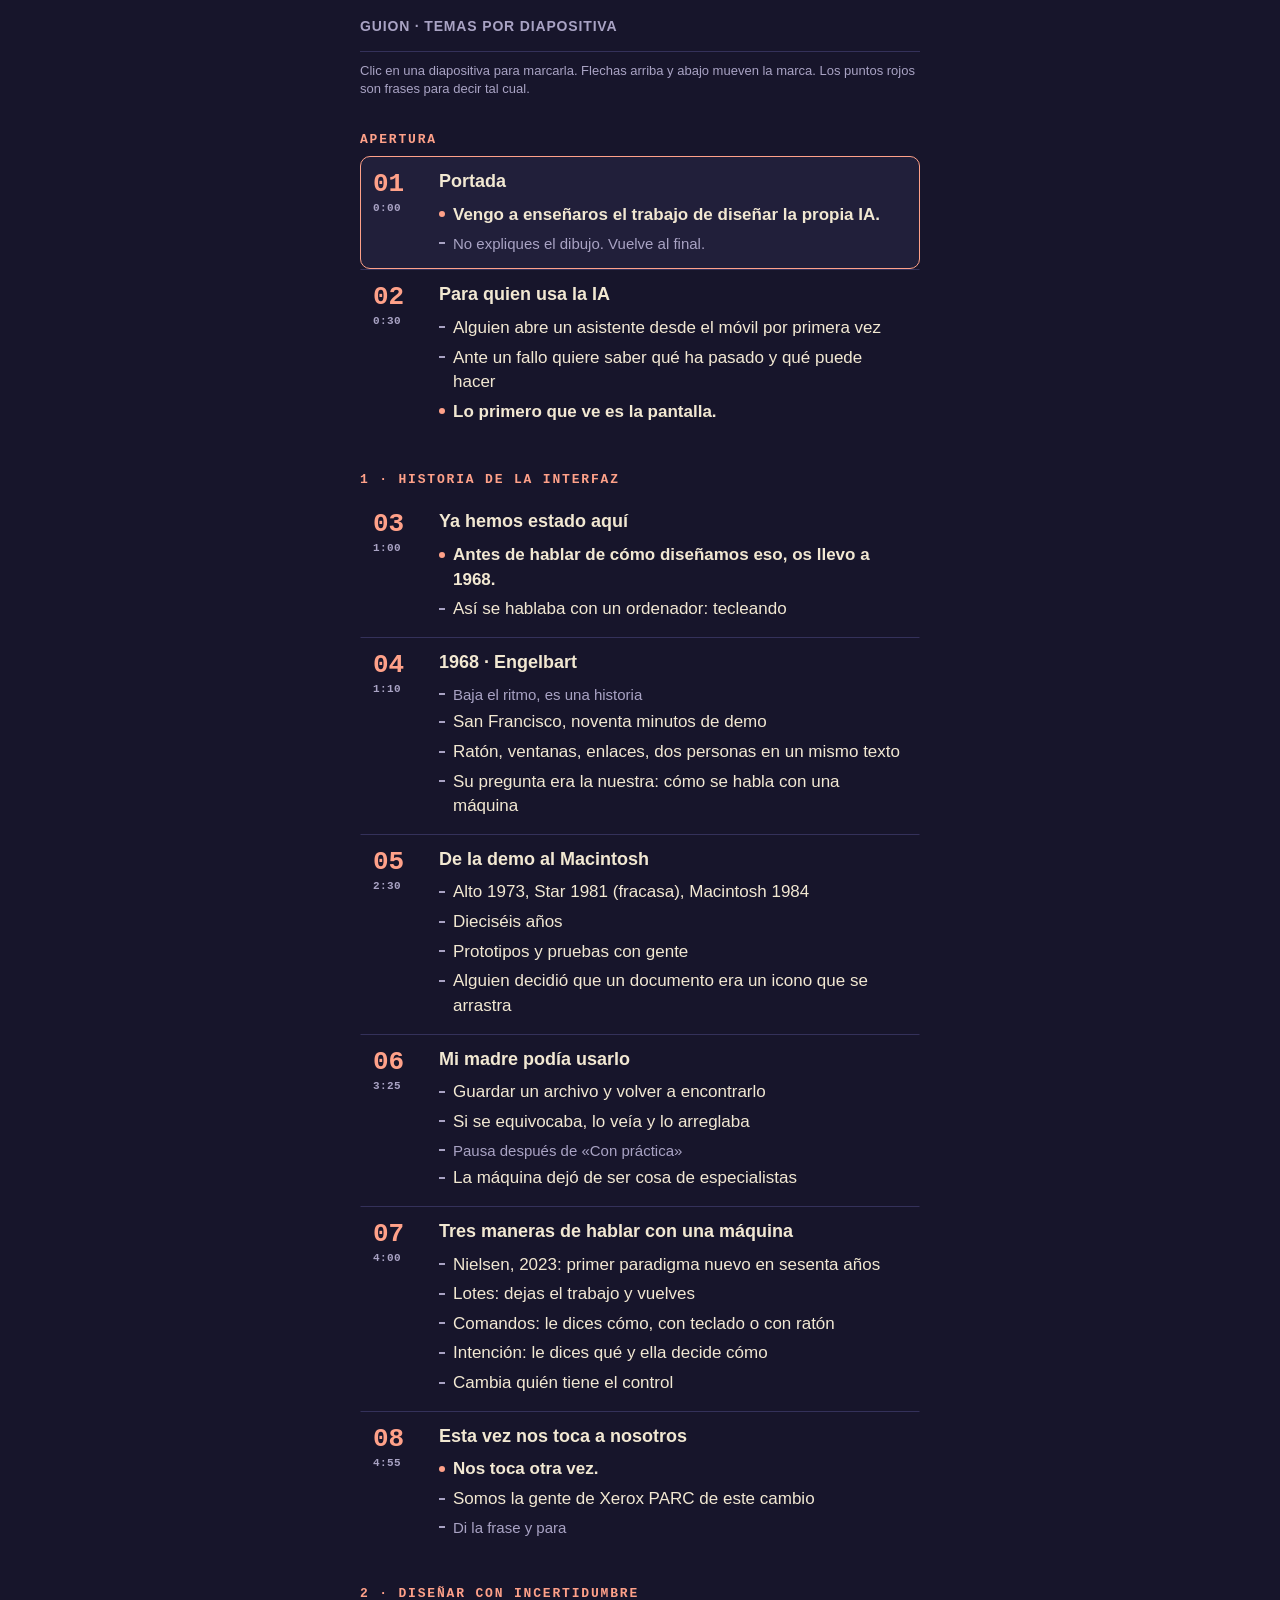
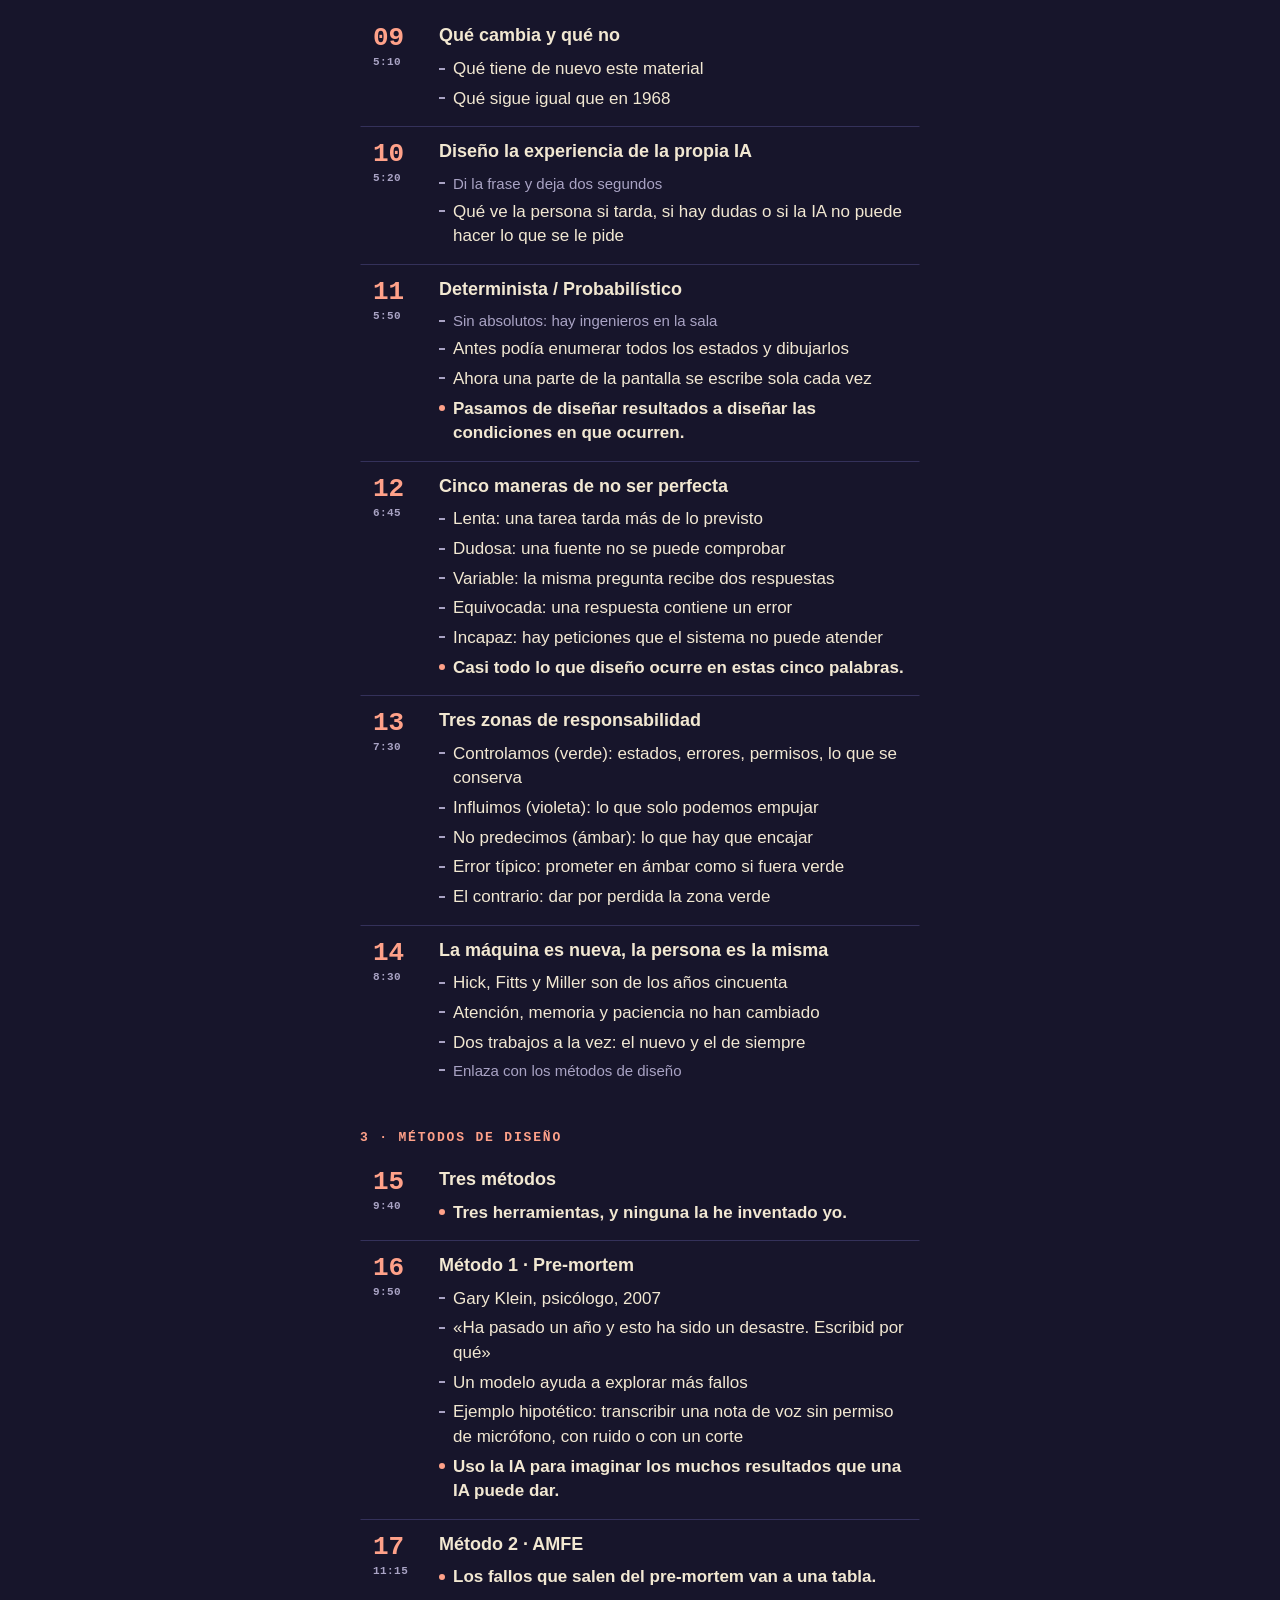
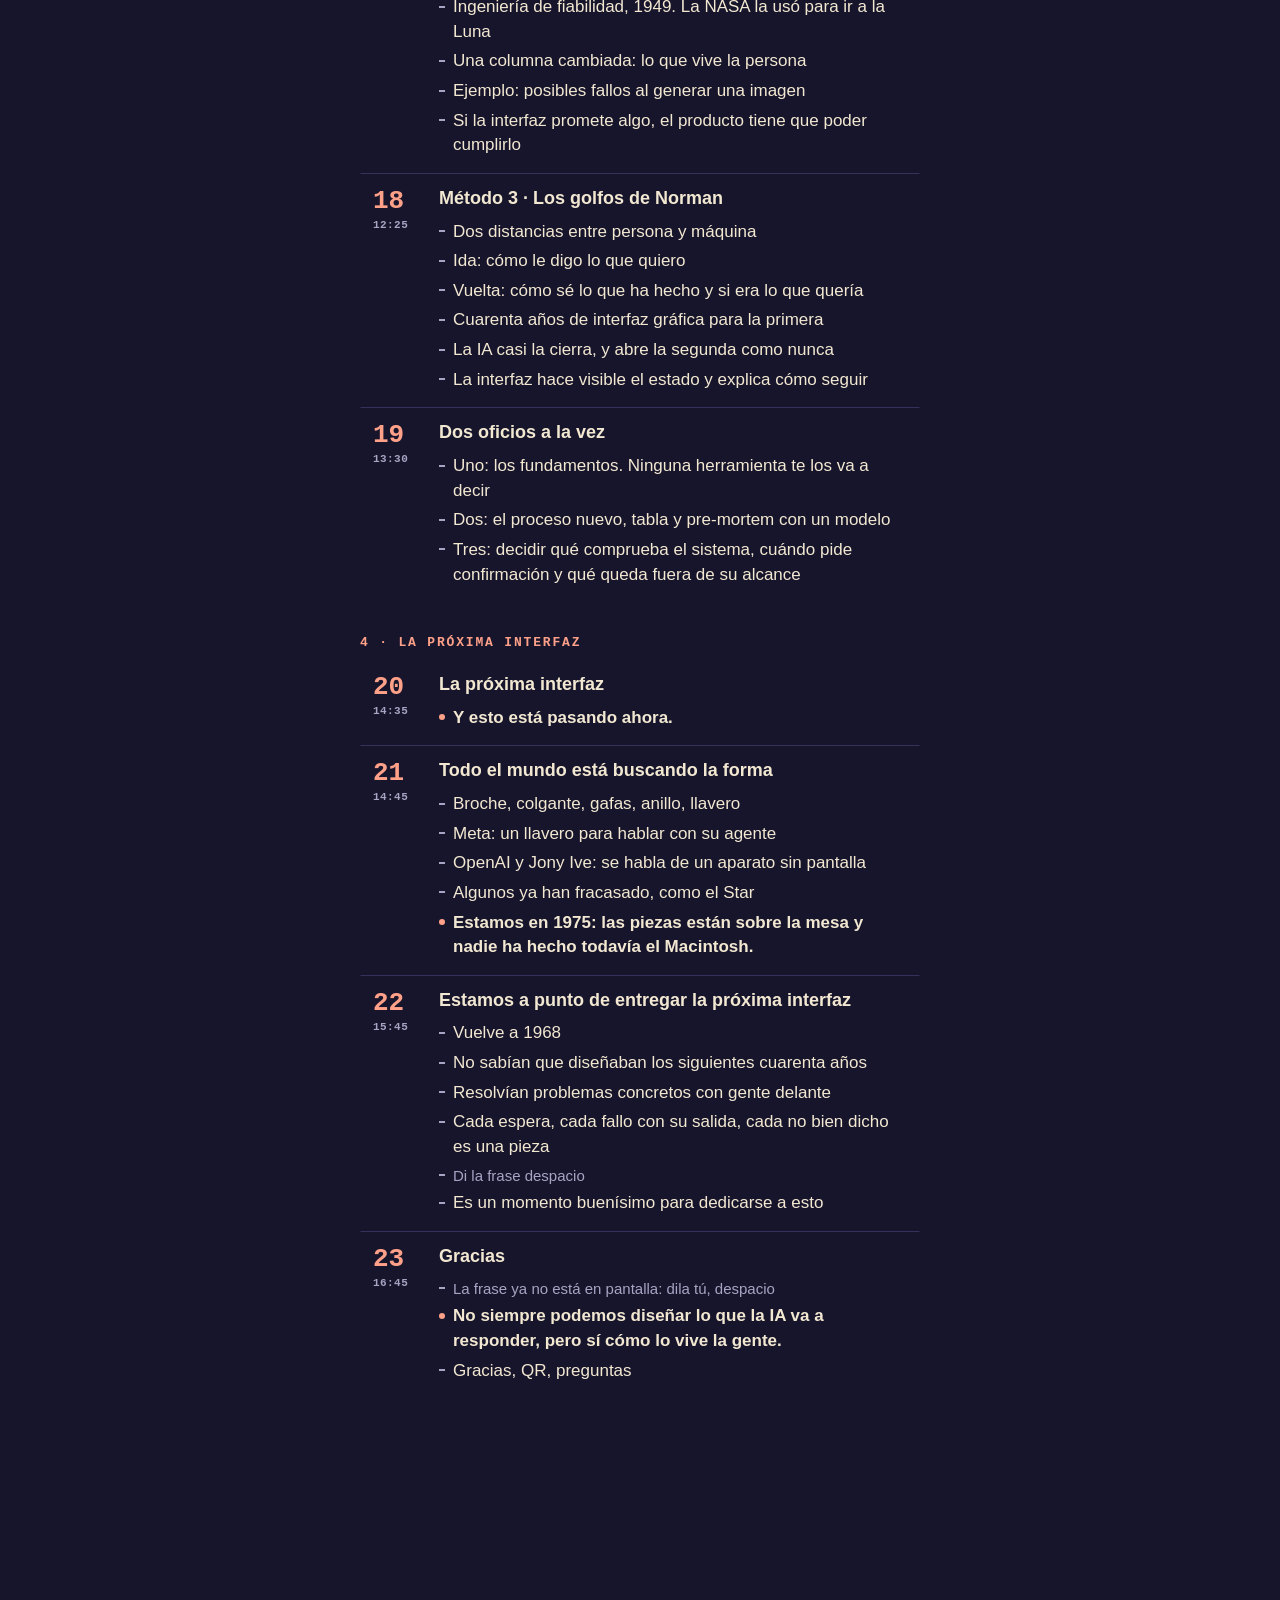
<file: guion.html>
<!DOCTYPE html>
<html lang="es">
<head>
<meta charset="UTF-8">
<meta name="viewport" content="width=device-width, initial-scale=1.0">
<meta name="robots" content="noindex, nofollow">
<title>Guion · Designing for Imperfect Intelligence</title>
<style>
  :root { --bg:#17152b; --card:#211f3a; --fg:#f2e8d2; --mut:#a9a3c4; --acc:#ffa189; --line:#34315a; }
  * { box-sizing:border-box; margin:0; padding:0; }
  body { background:var(--bg); color:var(--fg); font:400 17px/1.45 -apple-system, 'Helvetica Neue', Arial, sans-serif; padding:0 16px 60vh; }
  header { position:sticky; top:0; z-index:5; background:var(--bg); padding:14px 0 12px; border-bottom:1px solid var(--line); }
  header b { font-size:14px; letter-spacing:.06em; text-transform:uppercase; color:var(--mut); }
  main { max-width:560px; margin:0 auto; }
  h2 { font:700 13px/1 ui-monospace, Menlo, monospace; letter-spacing:.14em; text-transform:uppercase; color:var(--acc); margin:34px 0 10px; }
  article { display:grid; grid-template-columns:54px 1fr; gap:4px 12px; padding:14px 12px; border-radius:10px; border:1px solid transparent; cursor:pointer; scroll-margin-top:70px; }
  article + article { border-top-color:var(--line); border-radius:0; }
  article.on { background:var(--card); border-color:var(--acc); border-radius:10px; }
  .n { font:700 26px/1 ui-monospace, Menlo, monospace; color:var(--acc); grid-row:span 2; }
  .n small { display:block; font-size:11px; color:var(--mut); margin-top:6px; letter-spacing:.04em; }
  h3 { font-size:18px; font-weight:700; line-height:1.2; }
  ul { list-style:none; display:grid; gap:5px; margin-top:6px; }
  li { padding-left:14px; position:relative; }
  li::before { content:''; position:absolute; left:0; top:.62em; width:6px; height:2px; background:var(--mut); }
  li.q { font-weight:700; } li.q::before { background:var(--acc); height:6px; top:.5em; border-radius:50%; }
  li.c { color:var(--mut); font-size:15px; }
  .hint { color:var(--mut); font-size:13px; margin-top:10px; }
</style>
</head>
<body>
<main>
<header><b>Guion · temas por diapositiva</b></header>
<p class="hint">Clic en una diapositiva para marcarla. Flechas arriba y abajo mueven la marca. Los puntos rojos son frases para decir tal cual.</p>
<div id="list"></div>
</main>
<script>
/* id, hora, título, temas. Prefijo "!" = frase para decir tal cual. Prefijo "~" = acotación (ritmo, clics). */
const D = [
['# Apertura'],
['cover','0:00','Portada',['!Vengo a enseñaros el trabajo de diseñar la propia IA.','~No expliques el dibujo. Vuelve al final.']],
['personas','0:30','Para quien usa la IA',['Alguien abre un asistente desde el móvil por primera vez','Ante un fallo quiere saber qué ha pasado y qué puede hacer','!Lo primero que ve es la pantalla.']],
['# 1 · Historia de la interfaz'],
['ch1','1:00','Ya hemos estado aquí',['!Antes de hablar de cómo diseñamos eso, os llevo a 1968.','Así se hablaba con un ordenador: tecleando']],
['h1','1:10','1968 · Engelbart',['~Baja el ritmo, es una historia','San Francisco, noventa minutos de demo','Ratón, ventanas, enlaces, dos personas en un mismo texto','Su pregunta era la nuestra: cómo se habla con una máquina']],
['h2','2:30','De la demo al Macintosh',['Alto 1973, Star 1981 (fracasa), Macintosh 1984','Dieciséis años','Prototipos y pruebas con gente','Alguien decidió que un documento era un icono que se arrastra']],
['mom','3:25','Mi madre podía usarlo',['Guardar un archivo y volver a encontrarlo','Si se equivocaba, lo veía y lo arreglaba','~Pausa después de «Con práctica»','La máquina dejó de ser cosa de especialistas']],
['h3','4:00','Tres maneras de hablar con una máquina',['Nielsen, 2023: primer paradigma nuevo en sesenta años','Lotes: dejas el trabajo y vuelves','Comandos: le dices cómo, con teclado o con ratón','Intención: le dices qué y ella decide cómo','Cambia quién tiene el control']],
['h3b','4:55','Esta vez nos toca a nosotros',['!Nos toca otra vez.','Somos la gente de Xerox PARC de este cambio','~Di la frase y para']],
['# 2 · Diseñar con incertidumbre'],
['ch2','5:10','Qué cambia y qué no',['Qué tiene de nuevo este material','Qué sigue igual que en 1968']],
['x3','5:20','Diseño la experiencia de la propia IA',['~Di la frase y deja dos segundos','Qué ve la persona si tarda, si hay dudas o si la IA no puede hacer lo que se le pide']],
['x4','5:50','Determinista / Probabilístico',['~Sin absolutos: hay ingenieros en la sala','Antes podía enumerar todos los estados y dibujarlos','Ahora una parte de la pantalla se escribe sola cada vez','!Pasamos de diseñar resultados a diseñar las condiciones en que ocurren.']],
['x5','6:45','Cinco maneras de no ser perfecta',['Lenta: una tarea tarda más de lo previsto','Dudosa: una fuente no se puede comprobar','Variable: la misma pregunta recibe dos respuestas','Equivocada: una respuesta contiene un error','Incapaz: hay peticiones que el sistema no puede atender','!Casi todo lo que diseño ocurre en estas cinco palabras.']],
['x6','7:30','Tres zonas de responsabilidad',['Controlamos (verde): estados, errores, permisos, lo que se conserva','Influimos (violeta): lo que solo podemos empujar','No predecimos (ámbar): lo que hay que encajar','Error típico: prometer en ámbar como si fuera verde','El contrario: dar por perdida la zona verde']],
['hf','8:30','La máquina es nueva, la persona es la misma',['Hick, Fitts y Miller son de los años cincuenta','Atención, memoria y paciencia no han cambiado','Dos trabajos a la vez: el nuevo y el de siempre','~Enlaza con los métodos de diseño']],
['# 3 · Métodos de diseño'],
['ch3','9:40','Tres métodos',['!Tres herramientas, y ninguna la he inventado yo.']],
['me2','9:50','Método 1 · Pre-mortem',['Gary Klein, psicólogo, 2007','«Ha pasado un año y esto ha sido un desastre. Escribid por qué»','Un modelo ayuda a explorar más fallos','Ejemplo hipotético: transcribir una nota de voz sin permiso de micrófono, con ruido o con un corte','!Uso la IA para imaginar los muchos resultados que una IA puede dar.']],
['me1','11:15','Método 2 · AMFE',['!Los fallos que salen del pre-mortem van a una tabla.','Ingeniería de fiabilidad, 1949. La NASA la usó para ir a la Luna','Una columna cambiada: lo que vive la persona','Ejemplo: posibles fallos al generar una imagen','Si la interfaz promete algo, el producto tiene que poder cumplirlo']],
['me3','12:25','Método 3 · Los golfos de Norman',['Dos distancias entre persona y máquina','Ida: cómo le digo lo que quiero','Vuelta: cómo sé lo que ha hecho y si era lo que quería','Cuarenta años de interfaz gráfica para la primera','La IA casi la cierra, y abre la segunda como nunca','La interfaz hace visible el estado y explica cómo seguir']],
['m1','13:30','Dos oficios a la vez',['Uno: los fundamentos. Ninguna herramienta te los va a decir','Dos: el proceso nuevo, tabla y pre-mortem con un modelo','Tres: decidir qué comprueba el sistema, cuándo pide confirmación y qué queda fuera de su alcance']],
['# 4 · La próxima interfaz'],
['ch4','14:35','La próxima interfaz',['!Y esto está pasando ahora.']],
['dv','14:45','Todo el mundo está buscando la forma',['Broche, colgante, gafas, anillo, llavero','Meta: un llavero para hablar con su agente','OpenAI y Jony Ive: se habla de un aparato sin pantalla','Algunos ya han fracasado, como el Star','!Estamos en 1975: las piezas están sobre la mesa y nadie ha hecho todavía el Macintosh.']],
['fin','15:45','Estamos a punto de entregar la próxima interfaz',['Vuelve a 1968','No sabían que diseñaban los siguientes cuarenta años','Resolvían problemas concretos con gente delante','Cada espera, cada fallo con su salida, cada no bien dicho es una pieza','~Di la frase despacio','Es un momento buenísimo para dedicarse a esto']],
['close','16:45','Gracias',['~La frase ya no está en pantalla: dila tú, despacio','!No siempre podemos diseñar lo que la IA va a responder, pero sí cómo lo vive la gente.','Gracias, QR, preguntas']],
];
const list = document.getElementById('list'), esc = s => s.replace(/&/g, '&amp;').replace(/</g, '&lt;');
let n = 0;
list.innerHTML = D.map(d => {
  if (d[0][0] === '#') return '<h2>' + esc(d[0].slice(2)) + '</h2>';
  n++;
  return '<article data-n="' + n + '" data-id="' + d[0] + '"><div class="n"><span>' + String(n).padStart(2, '0') + '</span><small>' + d[1] + '</small></div><h3>' + esc(d[2]) + '</h3><ul>' +
    d[3].map(t => t[0] === '!' ? '<li class="q">' + esc(t.slice(1)) + '</li>' : t[0] === '~' ? '<li class="c">' + esc(t.slice(1)) + '</li>' : '<li>' + esc(t) + '</li>').join('') + '</ul></article>';
}).join('');
const arts = [...list.querySelectorAll('article')]; let cur = 0;
function mark(i, scroll) { cur = Math.max(0, Math.min(arts.length - 1, i)); arts.forEach((a, k) => a.classList.toggle('on', k === cur)); if (scroll) arts[cur].scrollIntoView({ block: 'start', behavior: 'smooth' }); }
arts.forEach((a, i) => a.addEventListener('click', () => mark(i)));
addEventListener('keydown', e => { if (e.key === 'ArrowDown' || e.key === 'ArrowRight' || e.key === ' ') { e.preventDefault(); mark(cur + 1, 1); } if (e.key === 'ArrowUp' || e.key === 'ArrowLeft') { e.preventDefault(); mark(cur - 1, 1); } });
mark(0);
</script>
</body>
</html>
</file>
<file: fonts.css>
@font-face {
  font-family: 'Plus Jakarta Sans';
  font-style: italic;
  font-weight: 300;
  font-display: swap;
  src: url(fonts/PlusJakartaSans-italic-300-latin-ext.woff2) format('woff2');
  unicode-range: U+0100-02BA, U+02BD-02C5, U+02C7-02CC, U+02CE-02D7, U+02DD-02FF, U+0304, U+0308, U+0329, U+1D00-1DBF, U+1E00-1E9F, U+1EF2-1EFF, U+2020, U+20A0-20AB, U+20AD-20C4, U+2113, U+2C60-2C7F, U+A720-A7FF;
}
@font-face {
  font-family: 'Plus Jakarta Sans';
  font-style: italic;
  font-weight: 300;
  font-display: swap;
  src: url(fonts/PlusJakartaSans-italic-300-latin.woff2) format('woff2');
  unicode-range: U+0000-00FF, U+0131, U+0152-0153, U+02BB-02BC, U+02C6, U+02DA, U+02DC, U+0304, U+0308, U+0329, U+2000-206F, U+20AC, U+2122, U+2191, U+2193, U+2212, U+2215, U+FEFF, U+FFFD;
}
@font-face {
  font-family: 'Plus Jakarta Sans';
  font-style: normal;
  font-weight: 300;
  font-display: swap;
  src: url(fonts/PlusJakartaSans-normal-300-latin-ext.woff2) format('woff2');
  unicode-range: U+0100-02BA, U+02BD-02C5, U+02C7-02CC, U+02CE-02D7, U+02DD-02FF, U+0304, U+0308, U+0329, U+1D00-1DBF, U+1E00-1E9F, U+1EF2-1EFF, U+2020, U+20A0-20AB, U+20AD-20C4, U+2113, U+2C60-2C7F, U+A720-A7FF;
}
@font-face {
  font-family: 'Plus Jakarta Sans';
  font-style: normal;
  font-weight: 300;
  font-display: swap;
  src: url(fonts/PlusJakartaSans-normal-300-latin.woff2) format('woff2');
  unicode-range: U+0000-00FF, U+0131, U+0152-0153, U+02BB-02BC, U+02C6, U+02DA, U+02DC, U+0304, U+0308, U+0329, U+2000-206F, U+20AC, U+2122, U+2191, U+2193, U+2212, U+2215, U+FEFF, U+FFFD;
}
@font-face {
  font-family: 'Plus Jakarta Sans';
  font-style: normal;
  font-weight: 400;
  font-display: swap;
  src: url(fonts/PlusJakartaSans-normal-400-latin-ext.woff2) format('woff2');
  unicode-range: U+0100-02BA, U+02BD-02C5, U+02C7-02CC, U+02CE-02D7, U+02DD-02FF, U+0304, U+0308, U+0329, U+1D00-1DBF, U+1E00-1E9F, U+1EF2-1EFF, U+2020, U+20A0-20AB, U+20AD-20C4, U+2113, U+2C60-2C7F, U+A720-A7FF;
}
@font-face {
  font-family: 'Plus Jakarta Sans';
  font-style: normal;
  font-weight: 400;
  font-display: swap;
  src: url(fonts/PlusJakartaSans-normal-400-latin.woff2) format('woff2');
  unicode-range: U+0000-00FF, U+0131, U+0152-0153, U+02BB-02BC, U+02C6, U+02DA, U+02DC, U+0304, U+0308, U+0329, U+2000-206F, U+20AC, U+2122, U+2191, U+2193, U+2212, U+2215, U+FEFF, U+FFFD;
}
@font-face {
  font-family: 'Plus Jakarta Sans';
  font-style: normal;
  font-weight: 500;
  font-display: swap;
  src: url(fonts/PlusJakartaSans-normal-500-latin-ext.woff2) format('woff2');
  unicode-range: U+0100-02BA, U+02BD-02C5, U+02C7-02CC, U+02CE-02D7, U+02DD-02FF, U+0304, U+0308, U+0329, U+1D00-1DBF, U+1E00-1E9F, U+1EF2-1EFF, U+2020, U+20A0-20AB, U+20AD-20C4, U+2113, U+2C60-2C7F, U+A720-A7FF;
}
@font-face {
  font-family: 'Plus Jakarta Sans';
  font-style: normal;
  font-weight: 500;
  font-display: swap;
  src: url(fonts/PlusJakartaSans-normal-500-latin.woff2) format('woff2');
  unicode-range: U+0000-00FF, U+0131, U+0152-0153, U+02BB-02BC, U+02C6, U+02DA, U+02DC, U+0304, U+0308, U+0329, U+2000-206F, U+20AC, U+2122, U+2191, U+2193, U+2212, U+2215, U+FEFF, U+FFFD;
}
@font-face {
  font-family: 'Plus Jakarta Sans';
  font-style: normal;
  font-weight: 600;
  font-display: swap;
  src: url(fonts/PlusJakartaSans-normal-600-latin-ext.woff2) format('woff2');
  unicode-range: U+0100-02BA, U+02BD-02C5, U+02C7-02CC, U+02CE-02D7, U+02DD-02FF, U+0304, U+0308, U+0329, U+1D00-1DBF, U+1E00-1E9F, U+1EF2-1EFF, U+2020, U+20A0-20AB, U+20AD-20C4, U+2113, U+2C60-2C7F, U+A720-A7FF;
}
@font-face {
  font-family: 'Plus Jakarta Sans';
  font-style: normal;
  font-weight: 600;
  font-display: swap;
  src: url(fonts/PlusJakartaSans-normal-600-latin.woff2) format('woff2');
  unicode-range: U+0000-00FF, U+0131, U+0152-0153, U+02BB-02BC, U+02C6, U+02DA, U+02DC, U+0304, U+0308, U+0329, U+2000-206F, U+20AC, U+2122, U+2191, U+2193, U+2212, U+2215, U+FEFF, U+FFFD;
}
@font-face {
  font-family: 'Plus Jakarta Sans';
  font-style: normal;
  font-weight: 700;
  font-display: swap;
  src: url(fonts/PlusJakartaSans-normal-700-latin-ext.woff2) format('woff2');
  unicode-range: U+0100-02BA, U+02BD-02C5, U+02C7-02CC, U+02CE-02D7, U+02DD-02FF, U+0304, U+0308, U+0329, U+1D00-1DBF, U+1E00-1E9F, U+1EF2-1EFF, U+2020, U+20A0-20AB, U+20AD-20C4, U+2113, U+2C60-2C7F, U+A720-A7FF;
}
@font-face {
  font-family: 'Plus Jakarta Sans';
  font-style: normal;
  font-weight: 700;
  font-display: swap;
  src: url(fonts/PlusJakartaSans-normal-700-latin.woff2) format('woff2');
  unicode-range: U+0000-00FF, U+0131, U+0152-0153, U+02BB-02BC, U+02C6, U+02DA, U+02DC, U+0304, U+0308, U+0329, U+2000-206F, U+20AC, U+2122, U+2191, U+2193, U+2212, U+2215, U+FEFF, U+FFFD;
}
@font-face {
  font-family: 'Plus Jakarta Sans';
  font-style: normal;
  font-weight: 800;
  font-display: swap;
  src: url(fonts/PlusJakartaSans-normal-800-latin-ext.woff2) format('woff2');
  unicode-range: U+0100-02BA, U+02BD-02C5, U+02C7-02CC, U+02CE-02D7, U+02DD-02FF, U+0304, U+0308, U+0329, U+1D00-1DBF, U+1E00-1E9F, U+1EF2-1EFF, U+2020, U+20A0-20AB, U+20AD-20C4, U+2113, U+2C60-2C7F, U+A720-A7FF;
}
@font-face {
  font-family: 'Plus Jakarta Sans';
  font-style: normal;
  font-weight: 800;
  font-display: swap;
  src: url(fonts/PlusJakartaSans-normal-800-latin.woff2) format('woff2');
  unicode-range: U+0000-00FF, U+0131, U+0152-0153, U+02BB-02BC, U+02C6, U+02DA, U+02DC, U+0304, U+0308, U+0329, U+2000-206F, U+20AC, U+2122, U+2191, U+2193, U+2212, U+2215, U+FEFF, U+FFFD;
}
@font-face {
  font-family: 'Syne';
  font-style: normal;
  font-weight: 700;
  font-display: swap;
  src: url(fonts/Syne-normal-700-latin-ext.woff2) format('woff2');
  unicode-range: U+0100-02BA, U+02BD-02C5, U+02C7-02CC, U+02CE-02D7, U+02DD-02FF, U+0304, U+0308, U+0329, U+1D00-1DBF, U+1E00-1E9F, U+1EF2-1EFF, U+2020, U+20A0-20AB, U+20AD-20C4, U+2113, U+2C60-2C7F, U+A720-A7FF;
}
@font-face {
  font-family: 'Syne';
  font-style: normal;
  font-weight: 700;
  font-display: swap;
  src: url(fonts/Syne-normal-700-latin.woff2) format('woff2');
  unicode-range: U+0000-00FF, U+0131, U+0152-0153, U+02BB-02BC, U+02C6, U+02DA, U+02DC, U+0304, U+0308, U+0329, U+2000-206F, U+20AC, U+2122, U+2191, U+2193, U+2212, U+2215, U+FEFF, U+FFFD;
}
@font-face {
  font-family: 'Syne';
  font-style: normal;
  font-weight: 800;
  font-display: swap;
  src: url(fonts/Syne-normal-800-latin-ext.woff2) format('woff2');
  unicode-range: U+0100-02BA, U+02BD-02C5, U+02C7-02CC, U+02CE-02D7, U+02DD-02FF, U+0304, U+0308, U+0329, U+1D00-1DBF, U+1E00-1E9F, U+1EF2-1EFF, U+2020, U+20A0-20AB, U+20AD-20C4, U+2113, U+2C60-2C7F, U+A720-A7FF;
}
@font-face {
  font-family: 'Syne';
  font-style: normal;
  font-weight: 800;
  font-display: swap;
  src: url(fonts/Syne-normal-800-latin.woff2) format('woff2');
  unicode-range: U+0000-00FF, U+0131, U+0152-0153, U+02BB-02BC, U+02C6, U+02DA, U+02DC, U+0304, U+0308, U+0329, U+2000-206F, U+20AC, U+2122, U+2191, U+2193, U+2212, U+2215, U+FEFF, U+FFFD;
}
</file>
<file: deck.css>
/* poster look taken from the Codex deck (poster-show): warm paper, indigo ink, rust, Syne ExtraBold,
   mono labels, Georgia italic cues, halftone photographs. Demos are static step-through strips. */
:root { --paper:#f2e8d2; --ink:#201e37; --red:#aa3527; --coral:#ffa189; --sun:#da492b;
  --ctl:#1d7450; --inf:#6a3fa0; --unk:#a86400;
  --sy:'Syne','Plus Jakarta Sans',sans-serif; --body:'Plus Jakarta Sans',sans-serif; --mono:ui-monospace,Menlo,monospace; --serif:Georgia,'Times New Roman',serif; }
* { box-sizing:border-box; margin:0; padding:0; }
html, body { height:100%; overflow:hidden; background:#14132a; font-family:var(--body); color:var(--ink); -webkit-font-smoothing:antialiased; }
.deck { position:fixed; inset:0; display:flex; align-items:center; justify-content:center; }
.stage { position:relative; flex:0 0 auto; width:1280px; height:720px; transform-origin:center center; }
.slide { position:absolute; inset:0; padding:60px 64px 52px; background:var(--paper); color:var(--ink); border-top:5px solid var(--ink); overflow:hidden; opacity:0; pointer-events:none; transition:opacity .3s ease; display:flex; flex-direction:column; justify-content:center; --rule:rgba(32,30,55,.4); }
.slide.active { opacity:1; pointer-events:auto; }
.slide[data-g="ink"] { background:var(--ink); color:var(--paper); border-top-color:var(--coral); --rule:rgba(242,232,210,.4); --red:var(--coral); --ctl:#7fe0b3; --inf:#c9b0ff; --unk:#ffc766; }
ul { list-style:none; }

/* type */
.label { font:700 14px/1.3 var(--mono); letter-spacing:.14em; text-transform:uppercase; color:var(--red); }
.bill { font:800 72px/.94 var(--sy); letter-spacing:-.07em; }
.bill.b0 { font-size:104px; } .bill.b1 { font-size:88px; } .bill.b3 { font-size:54px; line-height:.98; } .bill.b4 { font-size:38px; line-height:1; letter-spacing:-.06em; } .bill.b5 { font-size:30px; line-height:1.02; letter-spacing:-.055em; }
.bill em { font-style:normal; color:var(--red); }
.cue { font:italic 400 30px/1.14 var(--serif); letter-spacing:-.03em; }
.cue.r { color:var(--red); } .cue.s { font-size:24px; } .cue.l { font-size:44px; line-height:1.06; }
.txt { font-size:22px; line-height:1.42; font-weight:500; max-width:860px; }
.fine { font:600 12px/1.5 var(--mono); opacity:.8; }
.foot { position:absolute; left:64px; right:64px; bottom:22px; font:600 11.5px/1.4 var(--mono); opacity:.75; display:flex; justify-content:space-between; gap:20px; }
.pr { display:inline-flex; align-items:baseline; gap:12px; margin-top:26px; padding-top:12px; border-top:2px solid var(--red); font-size:18px; font-weight:700; align-self:flex-start; }
.pr b { font:700 12px/1 var(--mono); letter-spacing:.14em; text-transform:uppercase; color:var(--red); }

/* staged reveal */
.slide .seq > * { opacity:0; transform:translateY(12px); }
.slide:is(.active,.live) .seq > * { animation:rise .5s cubic-bezier(.2,.7,.2,1) forwards; }
.slide:is(.active,.live) .seq > *:nth-child(1){animation-delay:.1s} .slide:is(.active,.live) .seq > *:nth-child(2){animation-delay:.4s} .slide:is(.active,.live) .seq > *:nth-child(3){animation-delay:.7s}
.slide:is(.active,.live) .seq > *:nth-child(4){animation-delay:1s} .slide:is(.active,.live) .seq > *:nth-child(5){animation-delay:1.3s} .slide:is(.active,.live) .seq > *:nth-child(6){animation-delay:1.6s}
.slide:is(.active,.live) .seq > *:nth-child(7){animation-delay:1.9s} .slide:is(.active,.live) .seq > *:nth-child(8){animation-delay:2.2s}
@keyframes rise { to { opacity:1; transform:none; } }
body.print .seq > *, body.still .seq > * { opacity:1 !important; transform:none !important; animation:none !important; }

/* halftone photograph */
.ht { position:relative; isolation:isolate; background:var(--paper); overflow:hidden; }
.ht img { display:block; width:100%; height:100%; object-fit:cover; filter:grayscale(1) contrast(1.16); mix-blend-mode:multiply; }
.ht::before, .ht::after { content:''; position:absolute; inset:0; pointer-events:none; }
.ht::before { z-index:1; background:radial-gradient(var(--ink) .3px, transparent .75px) center / 2.6px 2.6px; opacity:.26; mix-blend-mode:multiply; }
.ht::after { background:var(--ink); mix-blend-mode:lighten; }
.ht.fit img { object-fit:contain; }
.sun { position:absolute; border-radius:50%; background:radial-gradient(var(--paper) .75px, transparent 1.3px) center / 5px 5px, var(--sun); z-index:-1; }

/* cover */
#cover { justify-content:space-between; padding-top:48px; }
#cover .kick { padding-bottom:14px; border-bottom:1px solid var(--rule); }
#cover h1 { font:800 91px/.94 var(--sy); letter-spacing:-.068em; text-transform:uppercase; position:relative; z-index:1; }
#cover h1 span { display:block; width:max-content; transform:scaleX(.6); transform-origin:left; } #cover h1 span:last-child { color:var(--red); }
#cover .branch { position:absolute; width:440px; right:-6px; top:70px; }
#cover footer { display:flex; justify-content:space-between; align-items:baseline; border-top:1px solid var(--rule); padding-top:14px; font:600 14px/1.35 var(--mono); }
#cover footer div { display:flex; gap:16px; align-items:baseline; } #cover footer strong { font:800 20px/1.2 var(--body); }

/* history */
.hist { display:grid; grid-template-columns:320px 1fr 1fr; gap:30px; align-items:start; }
.hist > * { border-top:2px solid var(--ink); padding-top:18px; }
.hist .yr { color:var(--red); font:800 76px/.96 var(--sy); letter-spacing:-.085em; margin-top:26px; }
.hist figure { position:relative; } .hist figcaption, .tl3 figcaption { margin-top:12px; } figcaption strong { display:block; font-size:19px; font-weight:800; letter-spacing:-.02em; } figcaption small { font:600 11.5px/1.4 var(--mono); }
.cut { position:relative; isolation:isolate; height:430px; display:grid; justify-items:center; }
.cut .ht { height:100%; aspect-ratio:600/823; clip-path:polygon(24.5% 30.13%,24.5% 26%,24.83% 22.24%,26.67% 18.35%,29% 16.52%,31.5% 15.07%,35.17% 13.97%,40.33% 13.12%,43.67% 13.37%,46.5% 14.46%,48.67% 16.28%,50% 18.71%,50.33% 21.75%,50% 25.27%,48.5% 29.65%,54% 29.89%,57.67% 31.11%,62.17% 34.14%,67.83% 38.76%,73.67% 42.65%,78.67% 46.42%,81.83% 49.7%,84% 52.13%,84.5% 55.04%,83.17% 60.02%,82% 65.98%,86.67% 66.1%,90% 67.56%,93.5% 70.47%,100% 69.74%,100% 100%,12.33% 100%,12.83% 90.4%,16% 89.67%,23.33% 89.43%,21.33% 83.84%,19.83% 77.89%,18.83% 71.08%,19.5% 70.11%,18.67% 64.76%,15.17% 60.39%,12% 55.29%,9.83% 50.79%,8.67% 46.05%,8.67% 42.77%,9.17% 39.85%,11.83% 36.82%,16% 33.78%,20% 31.59%); }
.cut .sun { width:270px; height:270px; right:6%; top:10%; }
.tl3 { display:grid; grid-template-columns:repeat(3,1fr); gap:30px; margin-top:26px; }
.tl3 > figure { border-top:2px solid var(--ink); padding-top:14px; }
.tl3 .yr { color:var(--red); font:800 50px/1 var(--sy); letter-spacing:-.08em; } .tl3 .ht { height:250px; margin-top:12px; }

/* mother */
#mom .copy { position:relative; z-index:1; margin-top:-150px; }
#mom figure { position:absolute; right:30px; bottom:0; width:760px; isolation:isolate; } #mom figure img { display:block; width:100%; }
#mom figure i { position:absolute; z-index:-1; width:270px; height:270px; border-radius:50%; background:#e24b2d; right:60px; top:150px; }

/* paradigms */
.para > div { display:grid; grid-template-columns:500px 1fr; align-items:baseline; gap:30px; padding:14px 0; border-top:1px solid var(--rule); opacity:.55; }
.para i { font:800 58px/1 var(--sy); font-style:normal; letter-spacing:-.07em; } .para span { font-size:23px; font-weight:500; line-height:1.35; }
.para > div.on { opacity:1; } .para > div.on i { color:var(--red); }

/* split with trees */
.split { display:grid; grid-template-columns:1fr 1fr; gap:56px; }
.split > div { border-top:2px solid currentColor; padding-top:18px; }
.split p { font-size:20px; line-height:1.45; margin-top:16px; } .split svg { margin-top:24px; width:100%; height:140px; }

/* five words */
.words div { font:800 70px/1.04 var(--sy); letter-spacing:-.07em; display:flex; align-items:baseline; gap:26px; }
.words div span { font:italic 400 24px/1 var(--serif); letter-spacing:-.02em; } .words div:nth-child(5) { color:var(--red); }

/* three zones */
.lens3 { display:grid; grid-template-columns:repeat(3,1fr); gap:30px; margin-top:30px; }
.lens3 > div { border-top:5px solid var(--lc); padding-top:16px; } .lens3 h3 { font:800 30px/1.02 var(--sy); letter-spacing:-.06em; color:var(--lc); margin-bottom:12px; }
.lens3 li { font-size:20px; line-height:1.3; padding:8px 0; border-bottom:1px solid var(--rule); } .lens3 li:last-child { border:0; }
.lc-c { --lc:var(--ctl); } .lc-i { --lc:var(--inf); } .lc-n { --lc:var(--unk); }

/* human factors */
.hfl { display:grid; grid-template-columns:repeat(3,1fr); gap:20px 34px; margin-top:30px; }
.hfl > div { border-top:2px solid var(--ink); padding-top:12px; } .hfl i { font:700 13px/1 var(--mono); font-style:normal; letter-spacing:.12em; color:var(--red); }
.hfl b { display:block; font:800 28px/1.05 var(--sy); letter-spacing:-.06em; margin:8px 0 6px; } .hfl span { display:block; font-size:18.5px; line-height:1.36; }

/* chapter */
.chap img { position:absolute; right:10px; bottom:30px; width:560px; }

/* story intro */
.num { font:800 220px/.8 var(--sy); letter-spacing:-.09em; color:var(--red); } .num small { font-size:.3em; letter-spacing:-.04em; margin:0 .1em; color:var(--ink); }
.row { display:flex; gap:40px; align-items:flex-end; } .grow { flex:1; }
.br { display:grid; grid-template-columns:1fr 1fr; gap:30px; margin-top:26px; } .br > div { border-top:2px solid var(--ink); padding-top:12px; } .br p:not(.label) { font-size:23px; line-height:1.36; font-weight:500; margin-top:8px; }
.hyp { display:grid; grid-template-columns:repeat(3,1fr); gap:22px; margin-top:20px; } .hyp > div { border-top:2px solid var(--ink); padding-top:12px; }
.hyp p:not(.label) { font:800 22px/1.1 var(--sy); letter-spacing:-.055em; margin:10px 0 8px; } .hyp small { font-size:16px; line-height:1.4; display:block; } .hyp > div.on { border-top:5px solid var(--red); } .hyp > div.on p:not(.label) { color:var(--red); }
.stat { display:flex; gap:36px; align-items:flex-end; margin-top:16px; } .stat .n { font:800 150px/.82 var(--sy); letter-spacing:-.08em; color:var(--red); } .stat .n small { font-size:.4em; } .stat p { font-size:23px; line-height:1.35; max-width:430px; font-weight:500; }
.vg { display:flex; gap:16px; align-items:baseline; margin-top:14px; font-size:18px; max-width:900px; } .vg b { font:800 34px/1 var(--sy); letter-spacing:-.06em; }

/* flow strips: one press, one screen */
.slide.flow { justify-content:flex-start; padding-top:40px; }
.fh { display:flex; justify-content:space-between; align-items:flex-end; gap:30px; border-bottom:2px solid var(--ink); padding-bottom:14px; }
.fh .meta { font:700 11.5px/1.6 var(--mono); letter-spacing:.12em; text-transform:uppercase; text-align:right; white-space:nowrap; } .fh .meta b { color:var(--red); display:block; }
.strip { display:grid; grid-template-columns:repeat(var(--n),minmax(0,var(--w,180px))); gap:var(--g,16px); margin-top:16px; justify-content:start; }
.f { opacity:.34; transition:opacity .25s ease; } .f.on { opacity:1; }
body.print .f, body.all .f { opacity:1; }
.f .n { font:700 12px/1 var(--mono); letter-spacing:.1em; color:var(--red); }
.f .pf { margin-top:8px; border-radius:21px; overflow:hidden; box-shadow:0 0 0 1.5px var(--ink); background:#fff; aspect-ratio:393/852; transition:box-shadow .25s ease, transform .25s ease; }
.f .pf img { width:100%; height:100%; display:block; }
.f.on .pf { box-shadow:0 0 0 3px var(--ink), 9px 10px 0 var(--sun); transform:translate(-3px,-3px); }
body.print .f.on .pf, body.all .f.on .pf { box-shadow:0 0 0 1.5px var(--ink); transform:none; }
.f b { display:block; font-size:15.5px; font-weight:800; letter-spacing:-.015em; line-height:1.15; margin-top:14px; }
.f span { display:block; font-size:12.8px; line-height:1.34; margin-top:5px; }
.f i { display:block; font:700 10px/1 var(--mono); font-style:normal; letter-spacing:.12em; text-transform:uppercase; margin-top:8px; }
.f i.c { color:var(--ctl); } .f i.i { color:var(--inf); } .f i.u { color:var(--unk); } .f i.d { color:var(--red); }

/* two phones beside a statement */
.duo { display:grid; grid-template-columns:1fr auto auto; gap:32px; align-items:center; }
.shot .pf { height:520px; aspect-ratio:393/852; border-radius:28px; overflow:hidden; box-shadow:0 0 0 2px var(--ink), 9px 10px 0 var(--sun); background:#fff; } .shot .pf img { width:100%; height:100%; display:block; }
.shot figcaption { margin-top:16px; }

/* FMEA */
.fm { margin-top:18px; } .fm > div { display:grid; grid-template-columns:.9fr .9fr 1.35fr; gap:28px; align-items:center; padding:13px 0; border-top:1px solid var(--rule); font-size:21px; line-height:1.3; }
.fm > div > span:first-child { font-weight:800; } .fm b { color:var(--red); font-weight:800; }
.fm .hd { border-top:2px solid var(--ink); font:700 12px/1 var(--mono); letter-spacing:.14em; text-transform:uppercase; color:var(--red); padding:12px 0; } .fm .hd span { font-weight:700 !important; }

/* steps and monday */
.cols { display:grid; grid-template-columns:repeat(var(--n,3),1fr); gap:26px; margin-top:30px; }
.cols > div { border-top:2px solid currentColor; padding-top:14px; } .cols i { font:800 46px/1 var(--sy); font-style:normal; letter-spacing:-.07em; color:var(--red); display:block; }
.cols b { display:block; font:800 24px/1.06 var(--sy); letter-spacing:-.06em; margin:12px 0 8px; } .cols span, .cols p { display:block; font-size:18.5px; line-height:1.4; }

/* gulfs */
.gulf { width:100%; height:290px; margin:16px 0 8px; } .gulf .g-n { font:800 24px var(--body); fill:var(--ink); } .gulf .g-s { font:italic 16px var(--serif); fill:var(--ink); } .gulf .g-t { font:700 19px var(--body); }

/* devices */
.dvg { display:grid; grid-template-columns:repeat(4,1fr); gap:16px 22px; margin-top:20px; }
.dvg > div { border-top:2px solid var(--ink); padding-top:10px; display:grid; grid-template-columns:104px 1fr; gap:12px; align-items:start; }
.dvg .ht { width:104px; height:104px; } .dvg .ht img { object-fit:contain; }
.dvg i { font:700 10.5px/1.2 var(--mono); font-style:normal; letter-spacing:.1em; text-transform:uppercase; color:var(--red); }
.dvg b { display:block; font:800 19px/1.1 var(--body); letter-spacing:-.02em; margin:6px 0 5px; } .dvg span { display:block; font-size:13.5px; line-height:1.34; }
.dvg > div.off b { text-decoration:line-through; text-decoration-thickness:2px; }

/* close */
#close { align-items:flex-start; } #close .qr { display:flex; align-items:center; gap:18px; margin-top:34px; padding-top:18px; border-top:1px solid var(--rule); width:100%; }
#close .qr img { width:86px; height:86px; background:var(--paper); padding:6px; }

/* chrome */
.counter { position:fixed; top:18px; right:26px; z-index:10; font:600 11px var(--mono); letter-spacing:.12em; color:rgba(242,232,210,.55); mix-blend-mode:difference; }
.nav { position:fixed; bottom:14px; z-index:10; width:34px; height:34px; border-radius:50%; border:1px solid rgba(128,128,128,.5); background:none; color:rgba(128,128,128,.9); font-size:15px; cursor:pointer; opacity:.5; } .nav:hover { opacity:1; }
.nav.l { left:16px; } .nav.r { right:16px; }
#notes { position:fixed; left:0; right:0; bottom:0; z-index:40; max-height:42vh; overflow:auto; display:none; background:rgba(20,19,42,.97); color:var(--paper); padding:16px 28px 20px; border-top:3px solid var(--coral); }
body.show-notes #notes { display:block; }
#notes .n-meta { display:flex; gap:16px; font:700 11px var(--mono); letter-spacing:.14em; text-transform:uppercase; color:var(--coral); margin-bottom:8px; } #notes .n-meta span:last-child { color:rgba(242,232,210,.6); }
#notes .n-body { font-size:15px; line-height:1.6; max-width:1100px; } #notes .n-body p { margin-bottom:8px; } #notes .n-body .src { font-size:12px; opacity:.55; }
aside.notes { display:none; }

/* print */
body.print { overflow:visible; height:auto; background:var(--paper); }
body.print .counter, body.print .nav, body.print #notes { display:none !important; }
body.print .deck { position:static; display:block; } body.print .stage { transform:none !important; width:1280px; height:auto; }
body.print .slide { position:relative; inset:auto; width:1280px; height:720px; opacity:1; break-after:page; break-inside:avoid; }
@page { size:1280px 720px; margin:0; }
@media print { * { -webkit-print-color-adjust:exact !important; print-color-adjust:exact !important; } }
body.print *, body.still * { transition:none !important; }

/* Felipe's pass, 25 Nov */
#cover { justify-content:center; gap:44px; }
#cover h1 { font-size:124px; line-height:.92; letter-spacing:-.078em; }
#cover h1 span { transform:scaleX(.62); }
#cover .branch { width:400px; right:10px; top:54px; }
#cover footer { position:absolute; left:64px; right:64px; bottom:44px; border:0; padding:0; }
#cover footer strong { font:800 24px/1.2 var(--body); }
.chap .chph { position:absolute; right:64px; bottom:90px; width:520px; isolation:isolate; } .chap .chph .ht { height:350px; } .chap .chph .sun { width:330px; height:330px; right:-50px; top:-90px; }
.chap img { position:absolute; }
.slide { --bgc:var(--paper); } .slide[data-g="ink"] { --bgc:var(--ink); }
.pg { display:grid; grid-template-columns:repeat(3,1fr); gap:34px; }
.pg > div { border-top:2px solid currentColor; padding-top:18px; }
.pg svg { width:104px; height:104px; display:block; }
.pg i { display:block; font:800 46px/1 var(--sy); font-style:normal; letter-spacing:-.07em; margin-top:18px; }
.pg b { display:block; font:700 12px/1 var(--mono); letter-spacing:.14em; text-transform:uppercase; margin-top:12px; color:var(--red); }
.pg span { display:block; font-size:19px; line-height:1.36; margin-top:10px; }
.pg > div.hot { color:var(--coral); } .pg > div.hot span { color:var(--paper); }
.shot { position:relative; isolation:isolate; } .shot.tilt .pf { height:540px; transform:rotate(4deg); margin-right:60px; } .shot.tilt .sun { width:380px; height:380px; right:-30px; top:60px; }
.split .cue { font-size:28px; } .split svg { height:170px; margin-top:34px; }
.zn { display:grid; grid-template-columns:repeat(3,1fr); gap:34px; margin-top:34px; }
.zn > div { border-top:5px solid var(--lc); padding-top:20px; }
.zi { display:grid; place-items:center; width:132px; height:132px; border-radius:50%; color:var(--ink); background:radial-gradient(var(--paper) .75px, transparent 1.3px) center / 5px 5px, var(--lc); }
.zi svg { width:84px; height:84px; }
.zn h3 { font:800 34px/1.02 var(--sy); letter-spacing:-.065em; color:var(--lc); margin:20px 0 10px; }
.zn p { font:italic 400 23px/1.2 var(--serif); letter-spacing:-.02em; }
.ppl { display:flex; gap:14px; align-items:flex-end; flex:1; justify-content:flex-end; } .ppl svg { width:62px; height:124px; opacity:.9; }
.fh { align-items:center; } .slide.flow { padding-top:44px; }
.f b { font-size:16.5px; margin-top:16px; } .f i { margin-top:9px; font-size:10.5px; }
.chap h2, .chap .label, .chap .cue { position:relative; z-index:2; }
.chap .chph { width:440px; bottom:110px; } .chap .chph .ht { height:300px; }
.slide.chap { justify-content:flex-start; padding-top:130px; }
.chap > img { right:64px; bottom:64px; width:480px; }
.chap > img[src*="three-stories"], .chap > img[src*="waiting"], .chap > img[src*="recovery"] { width:600px; right:40px; bottom:90px; }
.chap .chph { bottom:84px; }
.chap .chph { bottom:62px; } .chap .chph .ht { height:280px; }

#cover { justify-content:flex-start; padding-top:96px; }
#cover footer { align-items:flex-end; } #cover footer .cue { margin:0; }
#cover .who { display:flex; flex-direction:column; align-items:flex-end; gap:4px; text-align:right; }
#cover .who > span { font:600 13px/1.3 var(--mono); letter-spacing:.04em; }
.strip { justify-content:center; }
.k1g { display:grid; grid-template-columns:auto 1fr; gap:50px; align-items:end; margin-top:22px; padding-bottom:26px; border-bottom:2px solid var(--ink); }
.k1g .num { line-height:.74; } .k1g .ppl { justify-content:space-between; } .k1g .ppl svg { width:70px; height:140px; }
.fan { position:relative; isolation:isolate; width:470px; height:560px; margin-right:20px; }
.fan .sun { width:420px; height:420px; left:30px; top:70px; }
.fan .pf { position:absolute; top:30px; height:480px; aspect-ratio:393/852; border-radius:26px; overflow:hidden; background:#fff; box-shadow:0 0 0 2px var(--ink), 7px 8px 0 var(--sun); }
.fan .pf img { width:100%; height:100%; display:block; }
.fan .pf:nth-child(2) { left:0; transform:rotate(-9deg); } .fan .pf:nth-child(3) { left:124px; top:14px; z-index:2; } .fan .pf:nth-child(4) { left:248px; transform:rotate(9deg); }
.stat { margin-top:18px; align-items:center; } .stat .n { font-size:170px; } .stat p { font:italic 400 30px/1.14 var(--serif); letter-spacing:-.03em; max-width:330px; }
.rd { list-style:none; margin-top:22px; border-top:2px solid var(--ink); }
.rd li { display:flex; justify-content:space-between; align-items:baseline; gap:20px; padding:11px 0; border-bottom:1px solid var(--rule); font-size:22px; font-weight:600; opacity:.6; }
.rd li.on { opacity:1; color:var(--red); font-weight:800; } .rd small { font:600 12px/1 var(--mono); color:var(--ink); }
.slide .rd.seq > li { opacity:0; } .slide:is(.active,.live) .rd.seq > li { animation:rise .5s forwards; } .slide:is(.active,.live) .rd.seq > li:not(.on) { animation-name:rise6; }
@keyframes rise6 { to { opacity:.6; transform:none; } }
body.print .rd.seq > li:not(.on), body.still .rd.seq > li:not(.on) { opacity:.6 !important; }
.shot.tilt .pf { height:520px; }
.k1g .ppl { display:grid; grid-template-columns:repeat(7,1fr); gap:14px; justify-items:center; } .k1g .ppl svg { width:100%; max-width:72px; height:auto; }

/* one phone size on every strip, at most four per slide */
.strip { display:flex; justify-content:center; gap:58px; margin-top:22px; }
.f { width:226px; flex:none; }
.f .pf { margin-top:0; border-radius:26px; box-shadow:0 0 0 2px var(--ink); transform:none !important; }
.f.on .pf { box-shadow:0 0 0 2px var(--ink), 10px 11px 0 var(--sun); }
body.print .f.on .pf, body.all .f.on .pf { box-shadow:0 0 0 2px var(--ink); }
/* history cover */
.chap .chph { width:500px; right:64px; bottom:54px; } .chap .chph .ht { height:316px; } .chap .chph .sun { width:320px; height:320px; right:-44px; top:-80px; }
.chap .chph figcaption { margin-top:10px; }
/* FMEA with thumbnails */
/* pre-mortem */
.pmh { display:grid; grid-template-columns:150px 330px 330px 1fr; margin-top:30px; font:700 12px/1.3 var(--mono); letter-spacing:.1em; text-transform:uppercase; color:var(--coral); padding-bottom:10px; border-bottom:1px solid var(--rule); }
.pm { width:100%; height:300px; margin-top:14px; } .pm .pm-q { font:800 26px var(--sy); fill:#f2e8d2; } .pm .pm-g { font:800 21px var(--body); fill:#f2e8d2; } .pm .pm-r { font:600 17px var(--body); fill:#f2e8d2; }
/* gulfs */
.gdef { display:flex; gap:44px; margin-top:14px; font:italic 400 21px/1.2 var(--serif); } .gdef b { font:700 12px/1 var(--mono); font-style:normal; letter-spacing:.12em; text-transform:uppercase; color:var(--red); margin-right:10px; }
.gf { display:grid; grid-template-columns:1fr 1fr; gap:56px; margin-top:26px; }
.gf > div { border-top:2px solid var(--ink); padding-top:14px; } .gf h3 { font:800 24px/1 var(--sy); letter-spacing:-.06em; margin-bottom:8px; } .gf .hot h3 { color:var(--red); }
.gr { display:grid; grid-template-columns:110px 1fr; align-items:center; gap:4px 14px; padding:12px 0; border-top:1px solid var(--rule); }
.gr b { font:700 12px/1 var(--mono); letter-spacing:.12em; text-transform:uppercase; } .gr span { grid-column:2; font:italic 400 20px/1.2 var(--serif); }
.gd { display:flex; align-items:center; height:36px; }
.gd em { width:26px; height:26px; border-radius:50%; background:var(--ink); flex:none; } .gd s { width:26px; height:26px; background:var(--ink); flex:none; }
.gd i { flex:1; height:8px; background:var(--ink); } .gd u { width:var(--w); height:36px; flex:none; background:radial-gradient(var(--paper) .75px, transparent 1.3px) center / 5px 5px, var(--sun); }
/* two crafts */
.two { display:grid; grid-template-columns:1fr 400px 1fr; gap:26px; align-items:center; margin-top:18px; }
.two h3 { font:800 27px/1.04 var(--sy); letter-spacing:-.06em; margin:12px 0 14px; } .two li { font-size:20px; font-weight:600; padding:9px 0; border-top:1px solid var(--rule); }
.two .l { text-align:right; } .two .r h3 { color:var(--red); }
.venn { position:relative; height:330px; } .venn i { position:absolute; top:35px; width:260px; height:260px; border-radius:50%; mix-blend-mode:multiply; }
.venn i:nth-child(1) { left:0; background:radial-gradient(var(--paper) .9px, transparent 1.5px) center / 6px 6px, var(--ink); }
.venn i:nth-child(2) { right:0; background:radial-gradient(var(--paper) .75px, transparent 1.3px) center / 5px 5px, var(--sun); }
.venn b { position:absolute; left:0; right:0; top:50%; transform:translateY(-50%); text-align:center; font:800 22px/1 var(--sy); letter-spacing:-.05em; color:var(--paper); }
/* close */
#close { justify-content:flex-start; padding-top:96px; } #close .branch { position:absolute; width:380px; right:20px; top:60px; }
#close footer { position:absolute; left:64px; right:64px; bottom:44px; display:flex; justify-content:space-between; align-items:flex-end; }
#close .qr { display:flex; align-items:flex-end; gap:16px; margin:0; padding:0; border:0; width:auto; } #close .qr img { width:104px; height:104px; padding:0; }

.slide.flow { padding:36px 64px 36px; } .slide.flow .strip { margin:auto 0; }
.fh h2 { font-size:34px; white-space:nowrap; }
.chap .chph { width:440px; bottom:50px; } .chap .chph .ht { height:262px; }
#close .branch { width:320px; right:30px; top:50px; } #close { padding-top:110px; }

.duo > div:first-child { min-width:0; }
.pair { width:450px; height:560px; margin:0; } .pair .sun { width:400px; height:400px; left:30px; top:86px; }
.pair .pf:nth-child(2) { height:440px; left:0; top:84px; } .pair .pf:nth-child(3) { height:510px; left:196px; top:22px; }
.f { text-align:center; } .f b { text-wrap:balance; }

/* looped, print-like motion. Stepped timing on purpose: it should feel like a flip book, not an app. */
.slide.flow .strip { transform:translateY(28px); }
@keyframes boil { 0% { transform:translate(0,0) rotate(0); } 25% { transform:translate(1.5px,-1px) rotate(.5deg); } 50% { transform:translate(-1px,1.5px) rotate(-.4deg); } 75% { transform:translate(1px,1px) rotate(.3deg); } }
@keyframes dots { to { background-position:5px 5px, 0 0; } }
@keyframes dots6 { to { background-position:6px 6px, 0 0; } }
@keyframes breathe { 50% { scale:1.045; } }
.slide:is(.active,.live) .branch, .slide:is(.active,.live).chap > img { animation:boil .64s steps(1) infinite; transform-origin:50% 50%; }
.sun, .zi, .gd u, .venn i:nth-child(2) { background-position:0 0, 0 0; }
.slide:is(.active,.live) .sun { animation:dots .5s steps(5) infinite, breathe 5s ease-in-out infinite; }
.slide:is(.active,.live) .zi, .slide:is(.active,.live) .gd u, .slide:is(.active,.live) .venn i:nth-child(2) { animation:dots .5s steps(5) infinite; }
.slide:is(.active,.live) .venn i:nth-child(1) { animation:dots6 .6s steps(6) infinite; background-position:0 0, 0 0; }
.slide:is(.active,.live) #mom-none, .slide:is(.active,.live)#mom figure > i { animation:breathe 5s ease-in-out infinite; }
/* clicks drawn over photographs */
.clk { position:absolute; z-index:5; width:14px; height:14px; margin:-7px 0 0 -7px; pointer-events:none; }
.clk::before, .clk::after { content:''; position:absolute; inset:0; border:2.5px solid var(--sun); border-radius:48% 52% 50% 50%; opacity:0; }
.slide:is(.active,.live) .clk::before { animation:ring 2.2s steps(6) infinite; } .slide:is(.active,.live) .clk::after { animation:ring 2.2s steps(6) .25s infinite; }
@keyframes ring { 0% { transform:scale(.6); opacity:1; } 45% { transform:scale(3.4); opacity:0; } 100% { opacity:0; } }
.mz { position:relative; } .mz em { position:absolute; z-index:5; margin:-44px 0 0 16px; font:700 13px/1 var(--mono); font-style:normal; color:var(--sun); letter-spacing:.08em; opacity:0; rotate:-8deg; }
.slide:is(.active,.live) .mz em { animation:blink 2.2s steps(1) infinite; } @keyframes blink { 0% { opacity:1; } 40% { opacity:0; } }
.cut .clk { z-index:6; }
/* teletype */
.chph .tty { position:absolute; left:0; top:0; right:0; height:280px; z-index:4; pointer-events:none; }
.tty i { position:absolute; width:22px; height:22px; margin:-11px 0 0 -11px; border:2.5px solid var(--sun); border-radius:46% 54% 52% 48%; opacity:0; rotate:-12deg; }
.slide:is(.active,.live) .tty i { animation:key 1.8s steps(1) infinite; animation-delay:calc(var(--i) * .3s); } @keyframes key { 0% { opacity:1; } 16% { opacity:0; } }
.tty b { position:absolute; left:150px; top:40px; font:700 11px/1 var(--mono); letter-spacing:.06em; color:var(--red); white-space:nowrap; overflow:hidden; width:0; rotate:-1.5deg; }
.slide:is(.active,.live) .tty b { animation:type 3.6s steps(13) infinite; } @keyframes type { 0% { width:0; } 70%, 100% { width:13ch; } }
/* mother's screen */
#mom .scr { position:absolute; left:446px; top:176px; width:132px; height:118px; z-index:3; } #mom .ptr { position:absolute; width:22px; height:22px; left:0; top:0; }
.slide:is(.active,.live)#mom .ptr { animation:ptr 5s steps(1) infinite; }
@keyframes ptr { 0% { translate:10px 80px; } 12% { translate:30px 62px; } 24% { translate:52px 46px; } 36% { translate:74px 34px; } 48% { translate:92px 30px; } 60% { translate:92px 30px; scale:.85; } 72% { translate:70px 52px; } 84% { translate:40px 74px; } }
.slide:is(.active,.live)#mom .clk::before { animation-duration:5s; animation-delay:2.8s; } .slide:is(.active,.live)#mom .clk::after { animation-duration:5s; animation-delay:3s; }
/* probabilistic fan keeps redrawing itself */
.fanl g path { stroke-dasharray:440; stroke-dashoffset:440; }
.slide:is(.active,.live) .fanl g path { animation:draw 4.2s linear infinite; animation-delay:calc(var(--i) * -.233s); }
@keyframes draw { 0% { stroke-dashoffset:440; opacity:1; } 28% { stroke-dashoffset:0; opacity:1; } 62% { stroke-dashoffset:0; opacity:.5; } 100% { stroke-dashoffset:0; opacity:0; } }
body.print .fanl g path, body.still .fanl g path { stroke-dashoffset:0; }
/* zone icons */
.zi svg * { transform-box:fill-box; transform-origin:center; }
.slide:is(.active,.live) .kn.k1 { animation:kn 2.4s ease-in-out infinite alternate; } .slide:is(.active,.live) .kn.k2 { animation:kn 3.1s ease-in-out -1s infinite alternate-reverse; } .slide:is(.active,.live) .kn.k3 { animation:kn 2.7s ease-in-out -.5s infinite alternate; }
@keyframes kn { from { translate:-12px 0; } to { translate:14px 0; } }
.slide:is(.active,.live) .nudge { animation:nudge 1.6s ease-in-out infinite alternate; transform-origin:0% 100%; } @keyframes nudge { from { rotate:6deg; } to { rotate:-10deg; } }
.dice { rotate:8deg; } .slide:is(.active,.live) .dice { animation:roll 2.4s steps(1) infinite; } @keyframes roll { 0% { rotate:8deg; } 25% { rotate:98deg; } 50% { rotate:-14deg; } 75% { rotate:188deg; } }
.slide:is(.active,.live) .pips circle { animation:pip 2.4s steps(1) infinite; } .pips circle:nth-child(2) { animation-delay:-.6s !important; } .pips circle:nth-child(4) { animation-delay:-1.2s !important; } .pips circle:nth-child(5) { animation-delay:-1.8s !important; }
@keyframes pip { 0% { opacity:1; } 50% { opacity:0; } }
/* nobody knew what was happening */
.k1g .ppl span { position:relative; display:block; width:100%; max-width:72px; } .k1g .ppl span svg { display:block; width:100%; height:auto; }
.k1g .ppl span::before { content:'?'; position:absolute; left:50%; top:-46px; translate:-50% 0; font:800 34px/1 var(--sy); color:var(--red); opacity:0; }
.slide:is(.active,.live) .k1g .ppl span::before { animation:q 4.2s steps(1) infinite; animation-delay:calc(var(--i) * .6s); } @keyframes q { 0% { opacity:1; } 15% { opacity:0; } }
/* phones sway */
.slide:is(.active,.live) .fan .pf:nth-child(2) { animation:sway1 3.2s steps(4) infinite alternate; } .slide:is(.active,.live) .fan .pf:nth-child(4) { animation:sway2 3.6s steps(4) infinite alternate; }
@keyframes sway1 { from { transform:rotate(-9deg); } to { transform:rotate(-12deg) translate(-6px,2px); } } @keyframes sway2 { from { transform:rotate(9deg); } to { transform:rotate(12deg) translate(6px,2px); } }
.slide:is(.active,.live) .pair .pf:nth-child(2) { animation:sway3 4s steps(4) infinite alternate; } @keyframes sway3 { from { transform:rotate(-7deg); } to { transform:rotate(-10deg) translate(-5px,2px); } }
.pf { position:relative; } .fan .pf, .pair .pf { position:absolute; }
body.print *, body.still * { animation-play-state:paused !important; }
@media (prefers-reduced-motion: reduce) { .slide * { animation:none !important; } .slide .seq > * { opacity:1; transform:none; } .fanl g path { stroke-dashoffset:0; } }

.f .orb { display:none; } .f.on .orb, .shot .orb { display:block; }
.tty b { left:64px; top:10px; }

/* vector illustrations with real motion (the flat PNGs are no longer used) */
.slide:is(.active,.live) .branch, .slide:is(.active,.live).chap > img { animation:none; }
svg.ill { display:block; overflow:visible; }
#cover svg.branch { position:absolute; width:400px; right:10px; top:54px; } #close svg.branch { position:absolute; width:330px; right:30px; top:44px; }
.chap > svg.ill { position:absolute; right:44px; bottom:84px; width:600px; } .chap > svg.ill[viewBox="0 0 440 420"] { width:440px; right:70px; bottom:60px; }
.slide:is(.active,.live) .brk { animation:blink2 3.4s steps(1) infinite; } @keyframes blink2 { 0%, 70% { opacity:1; } 76% { opacity:.25; } 82% { opacity:1; } 88% { opacity:.25; } 94% { opacity:1; } }
.rib polygon { opacity:0; } .slide:is(.active,.live) .rib polygon { animation:unf 7s ease-out infinite; animation-delay:calc(var(--i) * .28s); }
@keyframes unf { 0% { opacity:0; transform:translate(-18px,12px); } 7% { opacity:1; transform:none; } 86% { opacity:1; transform:none; } 94%, 100% { opacity:0; transform:translate(10px,-6px); } }
body.print .rib polygon, body.still .rib polygon { opacity:1 !important; }
.blk { transform-box:fill-box; transform-origin:center; } .slide:is(.active,.live) .blk.b1 { animation:brk1 4.4s ease-in-out infinite; } .slide:is(.active,.live) .blk.b2 { animation:brk2 4.4s ease-in-out infinite; }
@keyframes brk1 { 0%, 22%, 60%, 100% { transform:none; } 30%, 50% { transform:translate(-5px,2px) rotate(-4deg); } } @keyframes brk2 { 0%, 22%, 60%, 100% { transform:none; } 30%, 50% { transform:translate(5px,-2px) rotate(4deg); } }
.wdot { opacity:.15; } .slide:is(.active,.live) .wdot { animation:wd 1.75s steps(1) infinite; animation-delay:calc(var(--i) * .25s); } @keyframes wd { 0% { opacity:1; } 30% { opacity:.15; } }
.wend { transform-box:fill-box; transform-origin:center; } .slide:is(.active,.live) .wend { animation:wend 1.75s ease-in-out infinite; } @keyframes wend { 50% { transform:scale(1.14); } }
.slide:is(.active,.live) .wv { animation:wv 5s linear infinite; } @keyframes wv { to { transform:translateX(220px); } }
/* teletype and mouse clicks, refitted */
.chph .tty { height:262px; } .tty i { width:17px; height:17px; margin:-8.5px 0 0 -8.5px; border-width:2.5px; rotate:0deg; border-radius:50%; background:rgba(218,73,43,.25); }
.slide:is(.active,.live) .tty i { animation:key 2.4s steps(1) infinite; animation-delay:calc(var(--i) * .3s); } @keyframes key { 0% { opacity:1; } 12% { opacity:0; } }
.tty b { left:58px; top:27px; font-size:8px; letter-spacing:.08em; rotate:0deg; background:rgba(226,217,197,.92); padding:1px 2px; color:var(--red); }
.slide:is(.active,.live) .tty b { animation:type 2.4s steps(13) infinite; }
/* the next interface */
.evo { display:grid; grid-template-columns:repeat(3,1fr); gap:34px; margin-top:22px; }
.evo figure { border-top:2px solid currentColor; padding-top:16px; } .evo svg { width:100%; max-width:300px; display:block; }
.evo figcaption { margin-top:14px; font-size:20px; font-weight:700; } .evo figcaption b { font:700 12px/1 var(--mono); letter-spacing:.14em; text-transform:uppercase; color:var(--coral); margin-right:12px; }
.evo .nx { color:var(--coral); border-top-color:var(--coral); } .evo .qm { font:800 64px var(--sy); fill:#f2e8d2; }
.slide:is(.active,.live) .caret { animation:blink 1.1s steps(1) infinite; } .slide:is(.active,.live) .march { animation:march 1.2s linear infinite; } @keyframes march { to { stroke-dashoffset:-24; } }
.evo .pulse { transform-box:fill-box; transform-origin:center; } .slide:is(.active,.live) .evo .pulse { animation:wend 2.4s ease-in-out infinite; }
.evo .ptr2, .evo .doc { transform-box:fill-box; } .slide:is(.active,.live) .evo .ptr2 { animation:drag 4s ease-in-out infinite; } .slide:is(.active,.live) .evo .doc { animation:drag 4s ease-in-out infinite; }
@keyframes drag { 0%, 20% { transform:none; } 50%, 70% { transform:translate(52px,-18px); } 100% { transform:none; } }
body.print .rib polygon, body.still .rib polygon { transform:none !important; animation:none !important; }
.tty b { left:50px; top:13px; }

/* photo credits printed on the photograph */
.ht .cr { position:absolute; left:10px; bottom:8px; z-index:4; font:600 9.5px/1.2 var(--mono); letter-spacing:.04em; color:#fff; text-shadow:0 0 3px rgba(0,0,0,.6); }
.ht .cr.dk { color:var(--ink); text-shadow:none; }
.tl3 figcaption small { font-size:12.5px; }



/* slides with mockups go dark: ink background, light text, the lit phone carries the colour */
.slide[data-g="ink"] .fh { border-bottom-color:rgba(242,232,210,.55); }
.slide[data-g="ink"] .f .pf, body.print .slide[data-g="ink"] .f.on .pf, body.all .slide[data-g="ink"] .f.on .pf { box-shadow:0 0 0 2px rgba(242,232,210,.3); }
.slide[data-g="ink"] .f.on .pf { box-shadow:0 0 0 2px var(--paper), 10px 11px 0 var(--sun); }
.slide[data-g="ink"] .shot .pf { box-shadow:0 0 0 2px var(--paper), 9px 10px 0 var(--sun); }
.slide[data-g="ink"] .pr { border-top-color:var(--coral); }

/* the two moments carry the five words from slide 11, with theirs lit */
.w5 { display:flex; gap:20px; font:700 12.5px/1 var(--mono); letter-spacing:.14em; text-transform:uppercase; }
.w5 span { opacity:.36; padding-bottom:7px; border-bottom:2px solid transparent; } .w5 .on { opacity:1; color:var(--red); border-bottom-color:var(--red); }
.w5c { margin-top:14px; font-size:21px; opacity:.85; }
#mo1 .bill, #mo2 .bill { font-size:60px; }
#mo2 .bill { font-size:47px; }

/* editorial pass: one running head line (label at y 64 on every slide), content hung from it instead of floating in the middle,
   and type scaled up to fill the stage. No content changes. */
.slide:not(.flow):not(#cover):not(#close) { justify-content:flex-start; padding-top:64px; }
.slide.chap { padding-top:64px; }
.slide > .label:first-child { margin-bottom:22px; }
#h1 > *:not(.label):not(.foot):not(.notes) { zoom:1.2; }
#h3 > *:not(.label):not(.foot):not(.notes) { zoom:1.12; }
#x5 > *:not(.label):not(.foot):not(.notes) { zoom:1.3; }
#x6 > *:not(.label):not(.foot):not(.notes) { zoom:1.14; }
#hf > *:not(.label):not(.foot):not(.notes):not(.portfolio-link) { zoom:1.1; }
#k1 > *:not(.label):not(.foot):not(.notes) { zoom:1.3; }
#me1 > *:not(.label):not(.foot):not(.notes) { zoom:1.12; }
#me2 > *:not(.label):not(.foot):not(.notes) { zoom:1.12; }
#me3 > *:not(.label):not(.foot):not(.notes) { zoom:1.2; }
#m1 > *:not(.label):not(.foot):not(.notes):not(.portfolio-link) { zoom:1.3; }
#dv > *:not(.label):not(.foot):not(.notes) { zoom:1.08; }
#fin > *:not(.label):not(.foot):not(.notes) { zoom:1.1; }
.duo { flex:1; }
.duo > div:first-child > .label:first-child { position:absolute; top:64px; left:64px; }
.foot { font-size:12.5px; }
/* fixes after review */
#mom, #x4 { justify-content:center; padding-top:60px; }
#x4 > * { zoom:1.06; }
#x5 > *:not(.label):not(.foot):not(.notes) { zoom:1.2; }
#me3 > h2 { zoom:1 !important; font-size:40px; white-space:nowrap; }
#m1 > *:not(.label):not(.foot):not(.notes):not(.portfolio-link) { zoom:1.14; }
#fin > h2 { zoom:1 !important; }
#me2 > *:not(.label):not(.foot):not(.notes) { zoom:1.05; }
#mom, #x4 { justify-content:center !important; padding-top:60px !important; }
#x5 .words span { white-space:nowrap; }
#mom .copy { zoom:.88; }
#x4 > * { zoom:1; }
#me3 > h2 { font-size:38px; }
/* h3: the closing line comes in after the three columns */
#h3 > h2 { opacity:0; transform:translateY(12px); }
#h3.active > h2 { animation:rise .6s cubic-bezier(.2,.7,.2,1) 1.5s forwards; }
body.print #h3 > h2, body.still #h3 > h2 { opacity:1 !important; transform:none !important; animation:none !important; }

/* second editorial pass. Mono is for labels only, never for sentences. Paper has grain and a little depth. Web chrome hides. */
.slide { background:radial-gradient(120% 100% at 25% 15%, #f6eeda 0%, var(--paper) 55%, #ebe0c6 100%); }
.slide[data-g="ink"] { background:radial-gradient(120% 100% at 22% 0%, #2b2849 0%, var(--ink) 58%, #1a1830 100%); }
.stage::after { content:''; position:absolute; inset:0; pointer-events:none; z-index:40; opacity:.09;
  background-image:url("data:image/svg+xml,%3Csvg xmlns='http://www.w3.org/2000/svg' width='320' height='320'%3E%3Cfilter id='n'%3E%3CfeTurbulence type='fractalNoise' baseFrequency='.9' numOctaves='2' stitchTiles='stitch'/%3E%3CfeColorMatrix values='0 0 0 0 .5  0 0 0 0 .5  0 0 0 0 .5  0 0 0 1.1 -.25'/%3E%3C/filter%3E%3Crect width='320' height='320' filter='url(%23n)'/%3E%3C/svg%3E"); }
.nav { opacity:0 !important; transition:opacity .2s; } .nav:hover, .nav:focus-visible { opacity:.8 !important; }
figcaption small, .tl3 figcaption small { font:500 14.5px/1.35 var(--body); letter-spacing:0; opacity:.78; display:block; margin-top:3px; }
.rd small { font:600 13.5px/1 var(--body); opacity:.8; }
#h1 { padding-top:106px !important; } #h1 .label { position:absolute; top:64px; left:64px; } #h1 .yr { margin-top:0; }
.hfl { gap:36px 34px; margin-top:36px; } .hfl > div { padding-top:14px; }
#close h2.bill.b1 { font-size:100px; }
.f:not(.on) { opacity:.3; } .f:not(.on) .pf { filter:saturate(.35); }
body.print .f .pf, body.all .f .pf { filter:none; }
.f.on b { font-size:17.5px; }
#h1 .label { zoom:.8333; top:64px; left:64px; }
body.print .stage::after { display:none; }

/* sleek pass: depth and bloom in the backgrounds, stronger grain, blurred unlit phones with a glow on the lit one,
   headlines that arrive word by word, a softer slide change, a progress line, and a cursor that hides. Visual only. */
.slide { background:
  radial-gradient(760px 520px at -6% 112%, rgba(255,161,137,.42), transparent 70%),
  radial-gradient(130% 110% at 28% 12%, #faf3e2 0%, var(--paper) 50%, #e4d6b6 100%); }
.slide[data-g="ink"] { background:
  radial-gradient(720px 620px at 104% 114%, rgba(218,73,43,.36), transparent 70%),
  radial-gradient(520px 420px at -4% -8%, rgba(120,104,220,.22), transparent 70%),
  radial-gradient(130% 110% at 24% 0%, #2f2b52 0%, var(--ink) 55%, #151329 100%); }
.stage::after { opacity:.17; }
.stage::before { content:''; position:absolute; left:0; top:0; height:5px; width:calc(var(--p,0) * 100%); background:var(--sun); z-index:41; transition:width .6s cubic-bezier(.2,.7,.2,1); }
body.print .stage::before { display:none; }
.slide { transform:scale(1.018); transition:opacity .5s ease, transform .7s cubic-bezier(.2,.7,.2,1); }
.slide.active { transform:none; }
body.print .slide { transform:none !important; }
.bill .w { display:inline-block; opacity:0; transform:translateY(.3em); filter:blur(8px); }
.slide.active .bill .w { animation:wIn .7s cubic-bezier(.2,.7,.2,1) forwards; animation-delay:calc(var(--i) * 55ms + 90ms); }
#h3.active > h2 .w { animation-delay:calc(var(--i) * 55ms + 1500ms); }
@keyframes wIn { to { opacity:1; transform:none; filter:blur(0); } }
body.still .bill .w, body.print .bill .w { opacity:1 !important; transform:none !important; filter:none !important; animation:none !important; }
.f { transition:opacity .5s ease; } .f .pf { transition:filter .5s ease, box-shadow .5s ease, scale .5s cubic-bezier(.2,.7,.2,1); }
.f:not(.on) { opacity:.5; } .f:not(.on) .pf { filter:blur(4px) saturate(.4); scale:.955; }
.f:not(.on) b, .f:not(.on) i { opacity:.7; }
.slide[data-g="ink"] .f.on .pf { box-shadow:0 0 0 2px var(--paper), 10px 11px 0 var(--sun), 0 34px 90px -18px rgba(255,161,137,.5); }
body.print .f .pf, body.all .f .pf { filter:none !important; scale:1 !important; } body.print .f, body.all .f { opacity:1 !important; }
body.print .f b, body.print .f i, body.all .f b, body.all .f i { opacity:1 !important; }
body.idle, body.idle * { cursor:none !important; }
.bill .w { opacity:1 !important; transform:none !important; filter:none !important; animation:none !important; }

/* ───────── one canvas, a flying camera, parallax and halftone plates ───────── */
body.canvas { background:#0e0d1f; }
body.canvas .stage { overflow:hidden; background:#0e0d1f; }
body.canvas .world, body.canvas .far { position:absolute; left:640px; top:360px; width:0; height:0; transform-origin:0 0; will-change:transform; }
body.canvas .far { transition:transform 1.6s cubic-bezier(.62,.04,.2,1); }
body.canvas .slide { inset:auto; width:1280px; height:720px; opacity:1 !important; visibility:hidden; transition:none; transform-origin:50% 50%; box-shadow:0 50px 140px rgba(0,0,0,.55); }
body.canvas .slide.vis { visibility:visible; }
body.canvas .slide:not(.active) .pf { filter:none !important; }
/* parallax inside each slide: pictures and type settle at different speeds as the camera arrives */
body.canvas .slide :is(.sun, .char, svg.ill, .shot, .strip, .cut, .mz, .pair, .chph, .tl3, .dvg, .evo) { transition:translate 1.5s cubic-bezier(.16,.8,.2,1) .25s; }
body.canvas .slide .bill, body.canvas .slide .label { transition:translate 1.2s cubic-bezier(.16,.8,.2,1) .2s; }
body.canvas .slide:not(.active) :is(.sun, .char, svg.ill, .shot, .strip, .cut, .mz, .pair, .chph, .tl3, .dvg, .evo) { translate:150px 46px; }
body.canvas .slide:not(.active) .sun { translate:-170px -70px; }
body.canvas .slide:not(.active) .bill { translate:-90px 0; } body.canvas .slide:not(.active) .label { translate:-140px 0; }
body.canvas .slide:not(.active) .plate img { scale:1.22; }
/* full-bleed duotone plates on the chapter covers */
.plate { position:absolute; inset:0; z-index:0; margin:0; background:var(--coral); }
.plate img { scale:1.06; transition:scale 2.6s cubic-bezier(.16,.8,.2,1); }
.plate::before { background:radial-gradient(var(--ink) .9px, transparent 1.5px) center / 5px 5px; opacity:.34; }
.slide[data-g="ink"] .plate { background:var(--sun); }
.slide[data-g="ink"] .plate::after { background:#17152b; }
#ch4 .plate { background:#8f7bff; } #ch3 .plate { background:#f2c94c; } #ch1 .plate { background:var(--coral); }
.chap:has(.plate)::after { content:''; position:absolute; inset:0; z-index:1; pointer-events:none; background:linear-gradient(100deg, var(--paper) 0%, rgba(242,232,210,.94) 30%, rgba(242,232,210,0) 66%); }
.chap[data-g="ink"]:has(.plate)::after { background:linear-gradient(100deg, var(--ink) 0%, rgba(32,30,55,.94) 30%, rgba(32,30,55,0) 66%); }
.chap:has(.plate) > svg.ill, .chap:has(.plate) > .chph { display:none; }
.plate .cr, .cplate .cr { position:absolute; right:14px; bottom:10px; left:auto; z-index:3; font:600 10px/1 var(--mono); color:var(--paper); opacity:.8; }
body.print .plate { display:block; }
/* plates on the canvas, seen only while the camera travels between chapters */
.cplate { position:absolute; width:1600px; height:1040px; margin:0; box-shadow:0 60px 160px rgba(0,0,0,.6); transition:opacity .5s ease; }
.cplate::before { background:radial-gradient(var(--ink) 2.2px, transparent 3.4px) center / 11px 11px; opacity:.4; }
.cplate.p-sun { background:var(--sun); } .cplate.p-vio { background:#8f7bff; } .cplate.p-grn { background:#7fe0b3; } .cplate.p-cor { background:var(--coral); }
.cplate .cr { font-size:20px; right:30px; bottom:24px; }
.world.rest .cplate { opacity:0; }
/* far layer artwork */
.fa { position:absolute; width:var(--z); height:var(--z); font-style:normal; --c:var(--sun); }
.fa.cor { --c:var(--coral); } .fa.vio { --c:#8f7bff; } .fa.grn { --c:#7fe0b3; } .fa.sun { --c:var(--sun); }
.fa.d { border-radius:50%; background:radial-gradient(var(--c) 2.1px, transparent 2.9px) 0 0 / 9px 9px; opacity:.85; }
.fa.ring { border-radius:50%; border:3px solid var(--c); opacity:.6; }
.fa.bar { height:5px; background:var(--c); opacity:.7; }
.fa.plus { width:46px; height:46px; background:linear-gradient(var(--paper),var(--paper)) center / 100% 4px no-repeat, linear-gradient(var(--paper),var(--paper)) center / 4px 100% no-repeat; opacity:.5; }
.fa.grid { background:radial-gradient(rgba(242,232,210,.5) 1.6px, transparent 2.2px) 0 0 / 22px 22px; opacity:.5; }
.fa.gl { width:auto; height:auto; font:800 calc(var(--z) * .7) / 1 var(--sy); letter-spacing:-.07em; color:transparent; -webkit-text-stroke:2px rgba(242,232,210,.34); white-space:nowrap; }
.plate img { position:static !important; width:100% !important; height:100% !important; }

/* smoothing: slides fade in and out instead of popping, nothing heavy is painted while the camera moves, and the inner parallax is gentle */
body.canvas .far { transition:none; }
body.canvas .slide { visibility:visible; opacity:0 !important; transition:opacity .55s ease; box-shadow:0 24px 60px rgba(0,0,0,.4); pointer-events:none; }
body.canvas .slide.vis { opacity:1 !important; }
body.canvas .slide.active { pointer-events:auto; }
body.canvas .world:not(.rest) .pf { filter:none !important; }
body.canvas .world:not(.rest) .slide[data-g="ink"] .f.on .pf { box-shadow:0 0 0 2px var(--paper), 10px 11px 0 var(--sun); }
.cplate { box-shadow:0 24px 60px rgba(0,0,0,.45); }
body.canvas .slide :is(.sun, .char, svg.ill, .shot, .strip, .cut, .mz, .pair, .chph, .tl3, .dvg, .evo) { transition:translate 1.8s cubic-bezier(.22,.8,.2,1); }
body.canvas .slide .bill, body.canvas .slide .label { transition:translate 1.6s cubic-bezier(.22,.8,.2,1); }
body.canvas .slide:not(.active) :is(.sun, .char, svg.ill, .shot, .strip, .cut, .mz, .pair, .chph, .tl3, .dvg, .evo) { translate:46px 14px; }
body.canvas .slide:not(.active) .sun { translate:-50px -20px; }
body.canvas .slide:not(.active) .bill { translate:-28px 0; } body.canvas .slide:not(.active) .label { translate:-40px 0; }
body.canvas .slide:not(.active) .plate img { scale:1.12; }
.world.rest .cplate { opacity:1; }
/* h3 split in two: the three ways, then the line on its own */
#h3b { justify-content:center !important; padding-top:60px !important; } #h3b .bill { font-size:104px; max-width:1000px; }
#h3 > *:not(.label):not(.foot):not(.notes) { zoom:1.3; }
#h3 > *:not(.label):not(.foot):not(.notes) { zoom:1.12; } #h3 .pg { margin:auto 0; }
/* a slide arrives whole. No staged reveal after the camera lands. */
body.canvas .slide .seq > *, body.canvas #h3 > h2 { opacity:1 !important; transform:none !important; animation:none !important; }
/* k3: the phone waits for the camera to land, then rises in from below */
body.canvas #k3 .shot { opacity:0; translate:0 90px !important; transition:opacity .2s ease, translate .2s ease; }
body.canvas .world.rest #k3.active .shot { opacity:1; translate:0 0 !important; transition:opacity .8s ease, translate 1s cubic-bezier(.16,.8,.2,1); }
body.still #k3 .shot { opacity:1 !important; translate:0 0 !important; }

/* nothing switches off as you leave a slide. A slide keeps its motion ("live") until the camera has landed on the next one. */
body.canvas .slide .rd.seq > li { opacity:.6 !important; animation:none !important; } body.canvas .slide .rd.seq > li.on { opacity:1 !important; }
body.canvas .rib polygon { opacity:1 !important; animation:none !important; }
body.canvas .slide:not(.active):not(.live) .fanl g path { stroke-dashoffset:0; }
body.canvas #k3 .shot { opacity:1; translate:0 0 !important; transition:opacity .8s ease, translate 1s cubic-bezier(.16,.8,.2,1); }
body.canvas .world:not(.rest) #k3.active .shot { opacity:0; translate:0 90px !important; transition:none; }
body.canvas .slide.live :is(.sun, .char, svg.ill, .shot, .strip, .cut, .mz, .pair, .chph, .tl3, .dvg, .evo, .bill, .label) { translate:0 0; }
body.canvas .slide.live .plate img { scale:1.06; }
#cz2b .fh h2 { font-size:29px; }
#m1 { justify-content:center !important; padding-top:60px !important; }

/* closing slide: the branch drawing in the middle, Gracias under it */
#close { justify-content:center !important; align-items:center !important; padding-top:40px !important; padding-bottom:120px; }
#close svg.branch { position:static !important; width:440px; margin:0; }
#close .thx { font-size:96px; margin-top:34px; text-align:center; color:var(--ink); }

.portfolio-link { position:relative; color:var(--ink); font:600 16px/1.4 var(--mono); text-decoration:underline; text-decoration-color:var(--rule); text-underline-offset:3px; white-space:nowrap; }
.portfolio-link:hover, .portfolio-link:focus-visible { color:var(--red); text-decoration-color:currentColor; }
.portfolio-link:focus-visible { outline:2px solid currentColor; outline-offset:5px; }
.slide > .portfolio-link { position:absolute; right:64px; bottom:44px; }
.closing-links { display:grid; justify-items:end; gap:6px; }
.portfolio-mobile-label, body.mobile .portfolio-url { display:none; }
body:not(.print) .slide:not(.active) .portfolio-link { visibility:hidden; }
body.mobile .portfolio-mobile-label { display:inline; }
body.mobile .portfolio-link { font-size:max(16px, calc(12px / var(--stage-scale))); touch-action:manipulation; }
body.mobile .portfolio-link::after { content:''; position:absolute; inset:calc(-22px / var(--stage-scale)) -12px calc(-8px / var(--stage-scale)); }

body.mobile .stage { overflow:hidden; }
body.mobile .stage::after, body.mobile .slide:not(.active) { display:none; }

@media (hover: none) and (pointer: coarse) {
  body:not(.print) .deck { touch-action:pan-y pinch-zoom; }
  .nav {
    bottom:calc(12px + env(safe-area-inset-bottom, 0px));
    width:48px;
    height:48px;
    border-color:rgba(242,232,210,.5);
    background:#201e37;
    color:var(--paper);
    font-size:22px;
    opacity:1 !important;
    touch-action:manipulation;
  }
  .nav.l { left:calc(16px + env(safe-area-inset-left, 0px)); }
  .nav.r { right:calc(16px + env(safe-area-inset-right, 0px)); }
}
</file>
